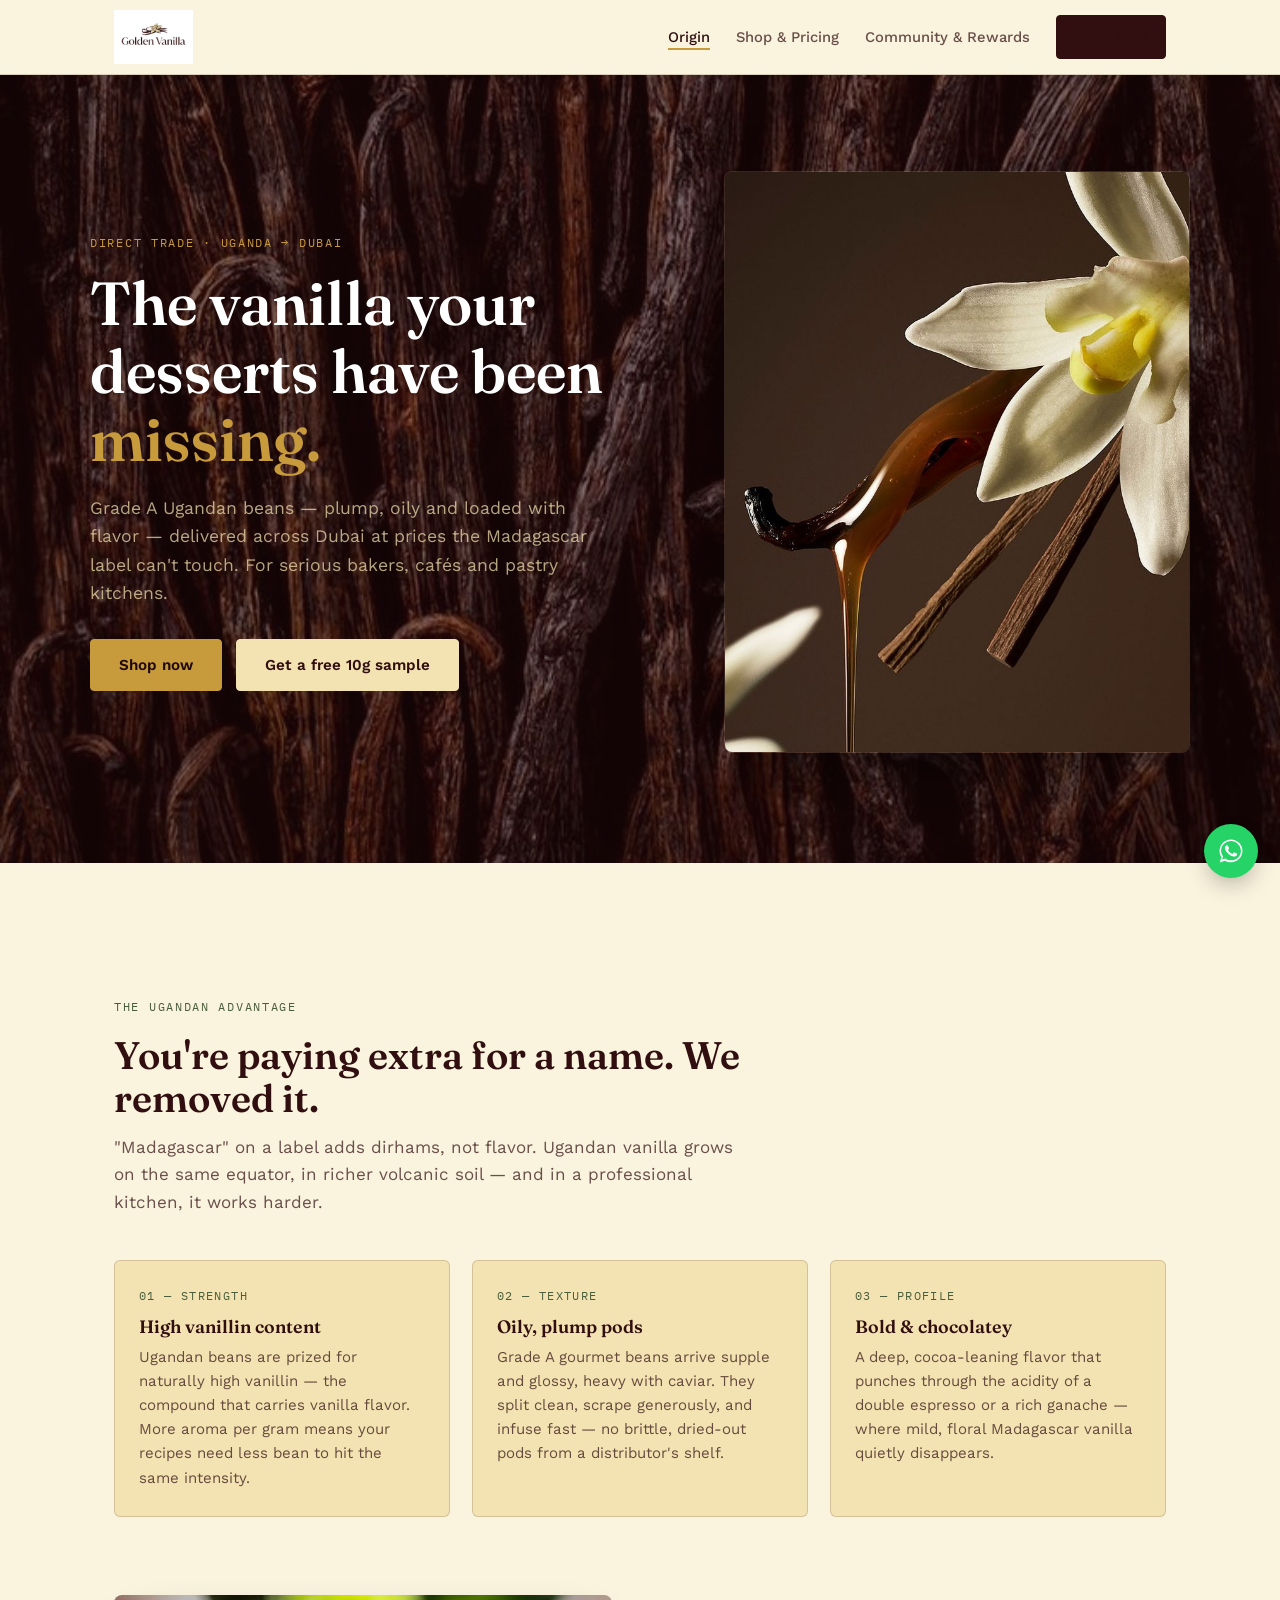
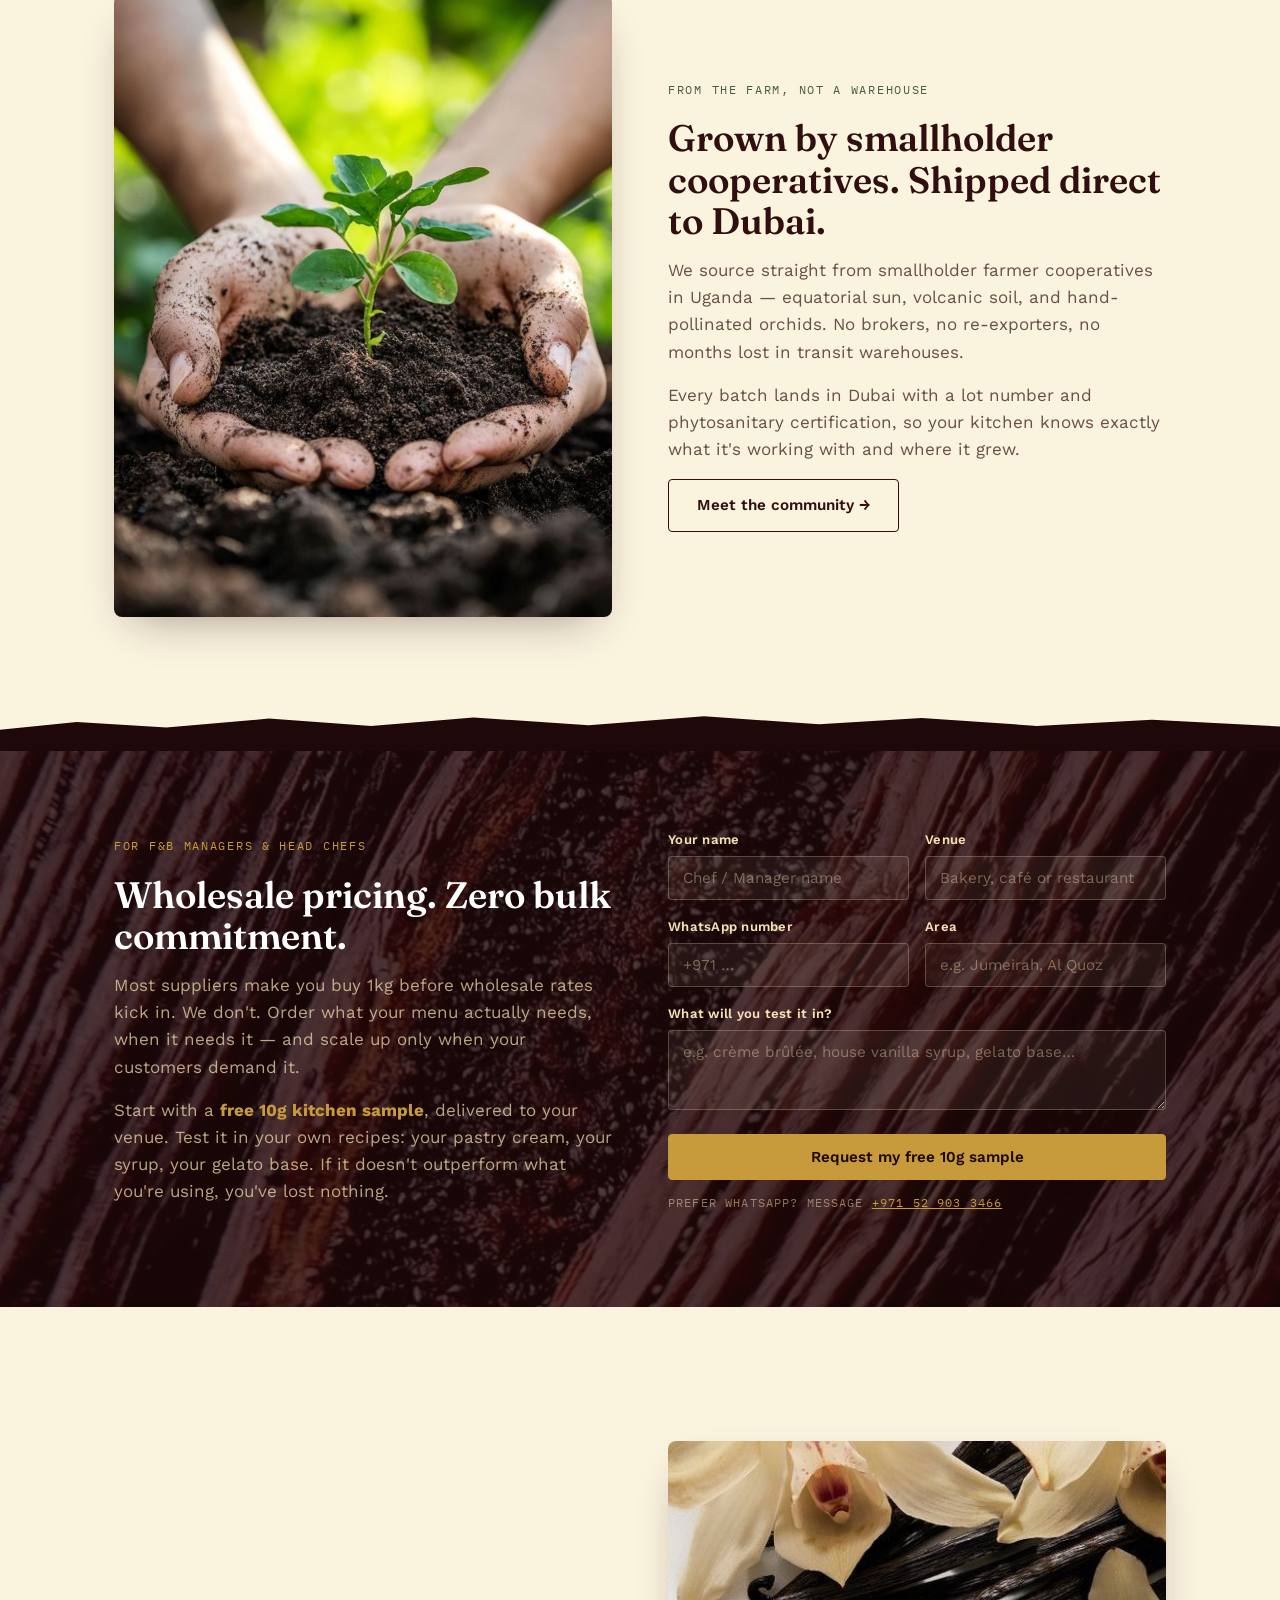
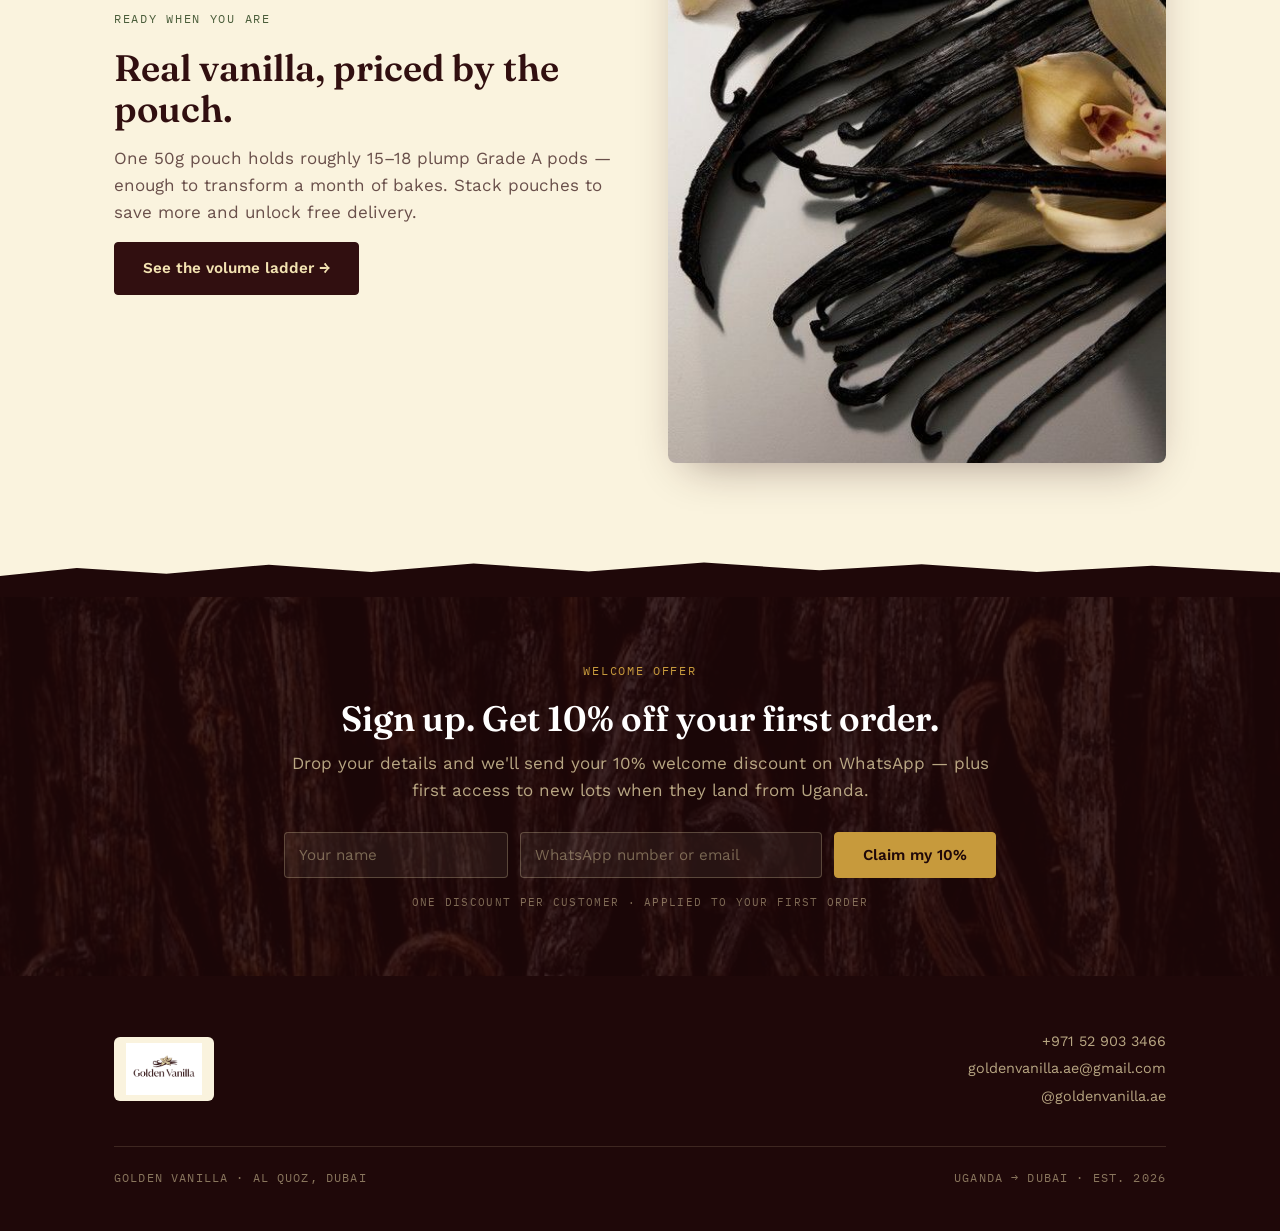
<file: goldenvanilla site /index.html>
<!DOCTYPE html>
<html lang="en">
<head>
<meta charset="UTF-8">
<meta name="viewport" content="width=device-width, initial-scale=1.0">
<title>Golden Vanilla — Grade A Ugandan Vanilla Beans Dubai</title>
<meta name="description" content="Plump, oily Grade A vanilla pods, direct from Ugandan farms to Dubai kitchens. Free 10g sample for cafés and bakeries. Delivery across the UAE.">
<link rel="icon" href="images/logo.png">
<link rel="preconnect" href="https://fonts.googleapis.com">
<link rel="preconnect" href="https://fonts.gstatic.com" crossorigin>
<link href="https://fonts.googleapis.com/css2?family=Fraunces:opsz,wght@9..144,400;9..144,600;9..144,700&family=Work+Sans:wght@400;500;600&family=IBM+Plex+Mono:wght@400;500&display=swap" rel="stylesheet">
<link rel="stylesheet" href="style.css">

<!-- ============ VISITOR ANALYTICS (Google Analytics 4 — FREE) ============
     SETUP (5 minutes, one time):
     1. Go to analytics.google.com → create account "Golden Vanilla"
     2. Create a Web data stream for your site URL
     3. Copy your Measurement ID (looks like G-4P4YYCE91S)
     4. Replace G-4P4YYCE91S below in ALL THREE html files
     5. Your dashboard at analytics.google.com then shows visitors,
        pages viewed, cities, devices, and traffic sources — free forever. -->
<script async src="https://www.googletagmanager.com/gtag/js?id=G-4P4YYCE91S"></script>
<script>
  window.dataLayer = window.dataLayer || [];
  function gtag(){dataLayer.push(arguments);}
  gtag('js', new Date());
  gtag('config', 'G-4P4YYCE91S');
</script>
<meta property="og:type" content="website">
<meta property="og:site_name" content="Golden Vanilla">
<meta property="og:title" content="Grade A Ugandan Vanilla Beans — Dubai">
<meta property="og:description" content="Direct-trade, high-vanillin Grade A pods. Free 10g sample for professional kitchens.">
<meta property="og:image" content="https://goldenvanilla-ae.com/images/beans-orchids.jpg">
<meta property="og:url" content="https://goldenvanilla-ae.com/">
<meta name="twitter:card" content="summary_large_image">
</head>
<body>

<nav>
  <div class="nav-inner">
    <a class="nav-logo" href="index.html" aria-label="Golden Vanilla home"><img src="images/logo.png" alt="Golden Vanilla"></a>
    <ul class="nav-links">
      <li class="hide-m"><a href="index.html" aria-current="page">Origin</a></li>
      <li class="hide-m"><a href="shop.html">Shop &amp; Pricing</a></li>
      <li class="hide-m"><a href="community.html">Community &amp; Rewards</a></li>
      <li><a class="btn btn-nav" href="shop.html">Shop now</a></li>
    </ul>
  </div>
</nav>

<!-- ============ HERO ============ -->
<header class="hero">
  <div class="hero-bg" style="background-image:url('images/beans-texture.jpg')"></div>
  <div class="wrap hero-inner">
    <div>
      <span class="eyebrow on-dark">Direct trade · Uganda → Dubai</span>
      <h1>The vanilla your desserts have been <span class="gold">missing.</span></h1>
      <p class="lede">Grade A Ugandan beans — plump, oily and loaded with flavor — delivered across Dubai at prices the Madagascar label can't touch. For serious bakers, cafés and pastry kitchens.</p>
      <div class="hero-ctas">
        <a class="btn btn-gold" href="shop.html">Shop now</a>
        <a class="btn btn-light" href="#sample">Get a free 10g sample</a>
      </div>
    </div>
    <div class="hero-photo">
      <img src="images/hero-flower-syrup.jpg" alt="Vanilla orchid flower with a Grade A pod and dripping vanilla extract">
    </div>
  </div>
</header>
<div class="tear flip" style="background:var(--cream)"></div>

<!-- ============ THE UGANDAN ADVANTAGE ============ -->
<section id="advantage">
  <div class="wrap">
    <div class="section-head">
      <span class="eyebrow">The Ugandan advantage</span>
      <h2>You're paying extra for a name. We removed it.</h2>
      <p>"Madagascar" on a label adds dirhams, not flavor. Ugandan vanilla grows on the same equator, in richer volcanic soil — and in a professional kitchen, it works harder.</p>
    </div>
    <div class="feat">
      <div class="feat-card">
        <span class="mono">01 — Strength</span>
        <h3>High vanillin content</h3>
        <p>Ugandan beans are prized for naturally high vanillin — the compound that carries vanilla flavor. More aroma per gram means your recipes need less bean to hit the same intensity.</p>
      </div>
      <div class="feat-card">
        <span class="mono">02 — Texture</span>
        <h3>Oily, plump pods</h3>
        <p>Grade A gourmet beans arrive supple and glossy, heavy with caviar. They split clean, scrape generously, and infuse fast — no brittle, dried-out pods from a distributor's shelf.</p>
      </div>
      <div class="feat-card">
        <span class="mono">03 — Profile</span>
        <h3>Bold &amp; chocolatey</h3>
        <p>A deep, cocoa-leaning flavor that punches through the acidity of a double espresso or a rich ganache — where mild, floral Madagascar vanilla quietly disappears.</p>
      </div>
    </div>
  </div>
</section>

<!-- ============ ORIGIN STORY ============ -->
<section style="padding-top:0">
  <div class="wrap split">
    <div class="photo"><img src="images/farm-hands.jpg" alt="Farmer's hands holding rich soil and a young seedling"></div>
    <div>
      <span class="eyebrow">From the farm, not a warehouse</span>
      <h2>Grown by smallholder cooperatives. Shipped direct to Dubai.</h2>
      <p>We source straight from smallholder farmer cooperatives in Uganda — equatorial sun, volcanic soil, and hand-pollinated orchids. No brokers, no re-exporters, no months lost in transit warehouses.</p>
      <p>Every batch lands in Dubai with a lot number and phytosanitary certification, so your kitchen knows exactly what it's working with and where it grew.</p>
      <a class="btn btn-ghost" href="community.html">Meet the community →</a>
    </div>
  </div>
</section>

<!-- ============ B2B CALLOUT + SAMPLE FORM ============ -->
<div class="tear"></div>
<section class="dark" id="sample">
  <div class="dark-bg" style="background-image:url('images/caviar-closeup.jpg')"></div>
  <div class="wrap split">
    <div>
      <span class="eyebrow on-dark">For F&amp;B managers &amp; head chefs</span>
      <h2>Wholesale pricing. Zero bulk commitment.</h2>
      <p>Most suppliers make you buy 1kg before wholesale rates kick in. We don't. Order what your menu actually needs, when it needs it — and scale up only when your customers demand it.</p>
      <p>Start with a <strong style="color:var(--gold)">free 10g kitchen sample</strong>, delivered to your venue. Test it in your own recipes: your pastry cream, your syrup, your gelato base. If it doesn't outperform what you're using, you've lost nothing.</p>
    </div>
    <div>
      <!-- Netlify form: works automatically once deployed on Netlify -->
      <form name="kitchen-sample" method="POST" action="/thanks.html" data-netlify="true" netlify-honeypot="bot-field">
        <input type="hidden" name="form-name" value="kitchen-sample">
        <p style="display:none"><label>Don't fill this out: <input name="bot-field"></label></p>
        <div class="form-grid">
          <div><label for="f-name">Your name</label><input id="f-name" name="name" required placeholder="Chef / Manager name"></div>
          <div><label for="f-venue">Venue</label><input id="f-venue" name="venue" required placeholder="Bakery, café or restaurant"></div>
          <div><label for="f-phone">WhatsApp number</label><input id="f-phone" name="phone" type="tel" required placeholder="+971 …"></div>
          <div><label for="f-area">Area</label><input id="f-area" name="area" placeholder="e.g. Jumeirah, Al Quoz"></div>
          <div class="full"><label for="f-use">What will you test it in?</label><textarea id="f-use" name="use" rows="3" placeholder="e.g. crème brûlée, house vanilla syrup, gelato base…"></textarea></div>
          <div class="full"><button class="btn btn-gold" type="submit" style="width:100%">Request my free 10g sample</button></div>
        </div>
      </form>
      <p class="mono" style="font-size:.72rem;letter-spacing:.1em;margin-top:14px;color:rgba(243,227,178,.5)">PREFER WHATSAPP? MESSAGE <a href="https://wa.me/971529033466?text=Hi%20Golden%20Vanilla%2C%20I%27d%20like%20a%20free%2010g%20kitchen%20sample." style="color:var(--gold)">+971 52 903 3466</a></p>
    </div>
  </div>
</section>
<div class="tear flip" style="background:var(--cream)"></div>

<!-- ============ CLOSING CTA ============ -->
<section>
  <div class="wrap split">
    <div>
      <span class="eyebrow">Ready when you are</span>
      <h2>Real vanilla, priced by the pouch.</h2>
      <p>One 50g pouch holds roughly 15–18 plump Grade A pods — enough to transform a month of bakes. Stack pouches to save more and unlock free delivery.</p>
      <a class="btn" href="shop.html">See the volume ladder →</a>
    </div>
    <div class="photo" style="border-radius:8px;overflow:hidden;box-shadow:0 18px 44px -20px rgba(49,15,16,.45)">
      <img src="images/beans-orchids.jpg" alt="Grade A vanilla beans arranged with cream orchid blossoms" style="width:100%;object-fit:cover;aspect-ratio:4/5">
    </div>
  </div>
</section>

<!-- ============ 10% SIGNUP ============ -->
<div class="tear"></div>
<section class="dark" style="padding:64px 0">
  <div class="dark-bg" style="background-image:url('images/beans-texture.jpg');opacity:.15"></div>
  <div class="wrap" style="max-width:760px;text-align:center">
    <span class="eyebrow on-dark" style="display:block">Welcome offer</span>
    <h2 style="font-size:clamp(1.6rem,3vw,2.2rem);margin-bottom:12px">Sign up. Get 10% off your first order.</h2>
    <p style="margin-bottom:28px">Drop your details and we'll send your 10% welcome discount on WhatsApp — plus first access to new lots when they land from Uganda.</p>
    <form name="signup-10" method="POST" action="/thanks.html data-netlify="true" netlify-honeypot="bot-field" style="display:flex;gap:12px;flex-wrap:wrap;justify-content:center">
      <input type="hidden" name="form-name" value="signup-10">
      <p style="display:none"><label>Don't fill this out: <input name="bot-field"></label></p>
      <input name="name" required placeholder="Your name" style="flex:1;min-width:180px;max-width:240px">
      <input name="contact" type="text" required placeholder="WhatsApp number or email" style="flex:1.4;min-width:220px;max-width:320px">
      <button class="btn btn-gold" type="submit">Claim my 10%</button>
    </form>
    <p class="mono" style="font-size:.68rem;letter-spacing:.12em;margin-top:16px;color:rgba(243,227,178,.45)">ONE DISCOUNT PER CUSTOMER · APPLIED TO YOUR FIRST ORDER</p>
  </div>
</section>
<!-- ============ FOOTER ============ -->
<footer>
  <div class="wrap">
    <div class="foot-grid">
      <img src="images/logo.png" alt="Golden Vanilla">
      <div class="foot-contact">
        <a href="https://wa.me/971529033466">+971 52 903 3466</a><br>
        <a href="mailto:goldenvanilla.ae@gmail.com">goldenvanilla.ae@gmail.com</a><br>
        <a href="https://instagram.com/goldenvanilla.ae" target="_blank" rel="noopener">@goldenvanilla.ae</a>
      </div>
    </div>
    <div class="foot-base">
      <span>Golden Vanilla · Al Quoz, Dubai</span>
      <span>Uganda → Dubai · Est. 2026</span>
    </div>
  </div>
</footer>

<a class="wa-float" href="https://wa.me/971529033466" aria-label="Chat on WhatsApp" target="_blank" rel="noopener">
  <svg viewBox="0 0 32 32" aria-hidden="true"><path d="M16 2.9C8.8 2.9 2.9 8.8 2.9 16c0 2.6.8 5 2.1 7L3 29l6.2-2c1.9 1.2 4.3 1.9 6.8 1.9 7.2 0 13.1-5.9 13.1-13.1S23.2 2.9 16 2.9zm0 23.8c-2.2 0-4.3-.6-6.1-1.8l-.4-.3-3.7 1.2 1.2-3.6-.3-.4c-1.3-1.9-2-4.1-2-6.4C4.7 9.8 9.8 4.7 16 4.7S27.3 9.8 27.3 16 22.2 26.7 16 26.7zm6.2-8c-.3-.2-2-1-2.3-1.1-.3-.1-.5-.2-.8.2-.2.3-.9 1.1-1.1 1.3-.2.2-.4.3-.7.1-.3-.2-1.4-.5-2.7-1.7-1-.9-1.7-2-1.9-2.3-.2-.3 0-.5.1-.7l.5-.6c.2-.2.2-.3.3-.6.1-.2.1-.4 0-.6-.1-.2-.8-1.9-1-2.6-.3-.6-.6-.6-.8-.6h-.7c-.2 0-.6.1-.9.4-.3.3-1.2 1.2-1.2 2.8s1.2 3.3 1.4 3.5c.2.2 2.4 3.7 5.9 5.2.8.4 1.5.6 2 .7.8.3 1.6.2 2.2.1.7-.1 2-.8 2.3-1.6.3-.8.3-1.5.2-1.6-.1-.2-.3-.3-.6-.4z"/></svg>
</a>
<script type="application/ld+json">
{
  "@context": "https://schema.org",
  "@type": "Organization",
  "name": "Golden Vanilla",
  "url": "https://goldenvanilla-ae.com",
  "logo": "https://goldenvanilla-ae.com/images/logo.png",
  "description": "Direct-trade Grade A Ugandan vanilla beans, delivered across Dubai and the UAE.",
  "address": {"@type": "PostalAddress","addressLocality": "Dubai","addressRegion": "Al Quoz","addressCountry": "AE"},
  "contactPoint": {"@type": "ContactPoint","telephone": "+971529033466","contactType": "sales","availableLanguage": ["en"]},
  "sameAs": ["https://instagram.com/goldenvanilla.ae"]
}
</script>
</body>
</html>
</file>
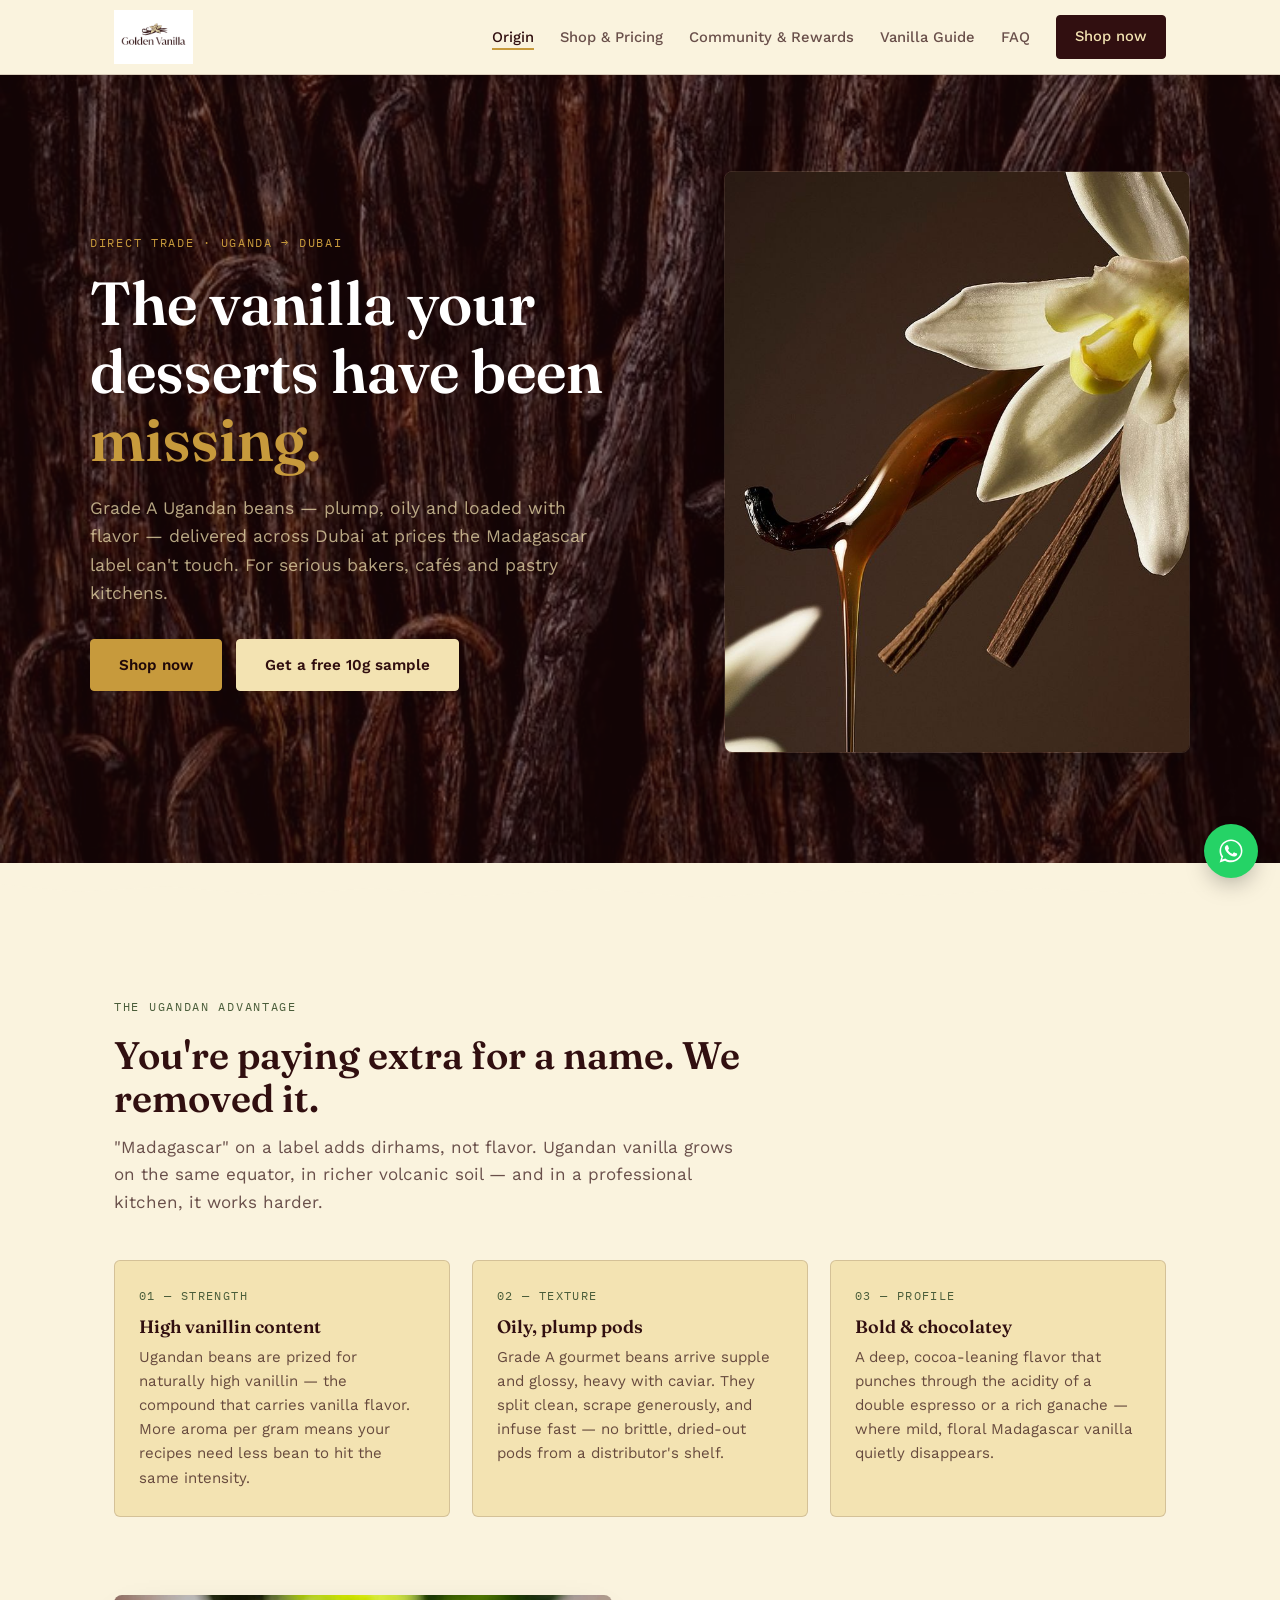
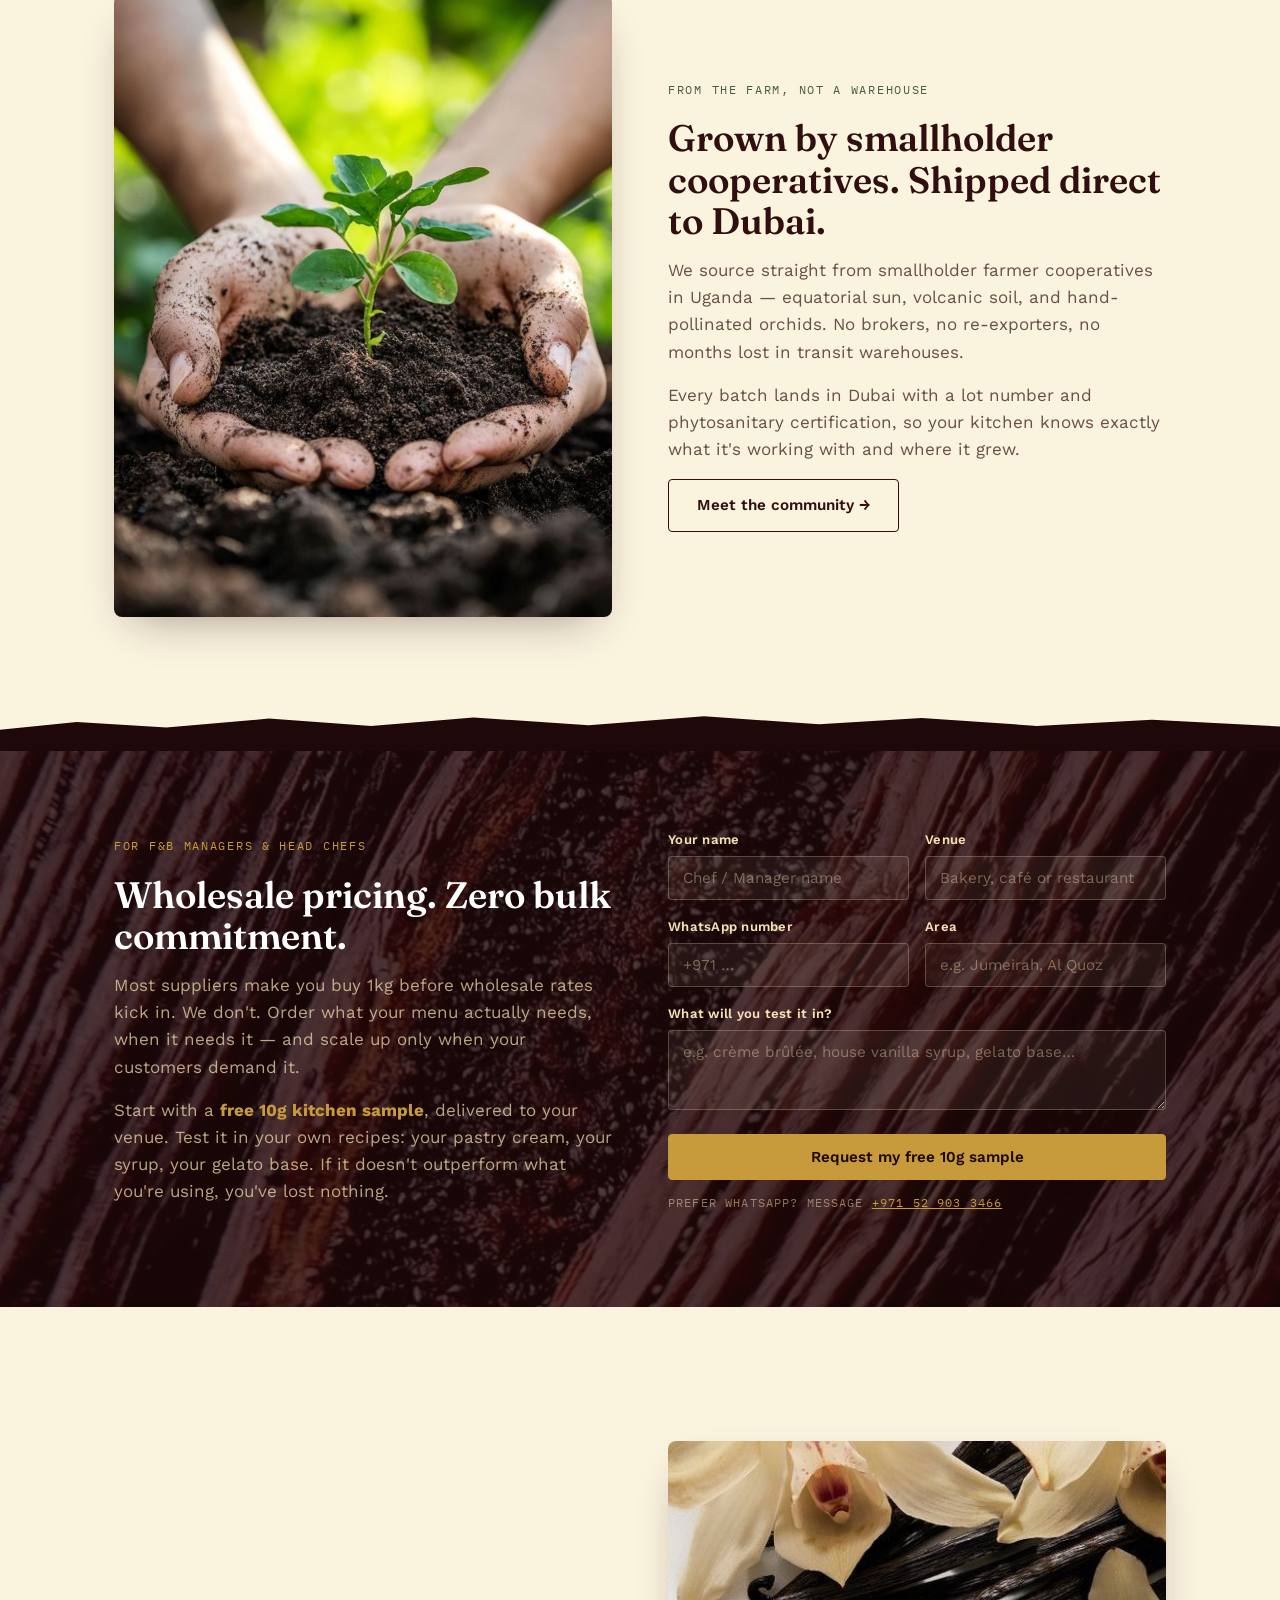
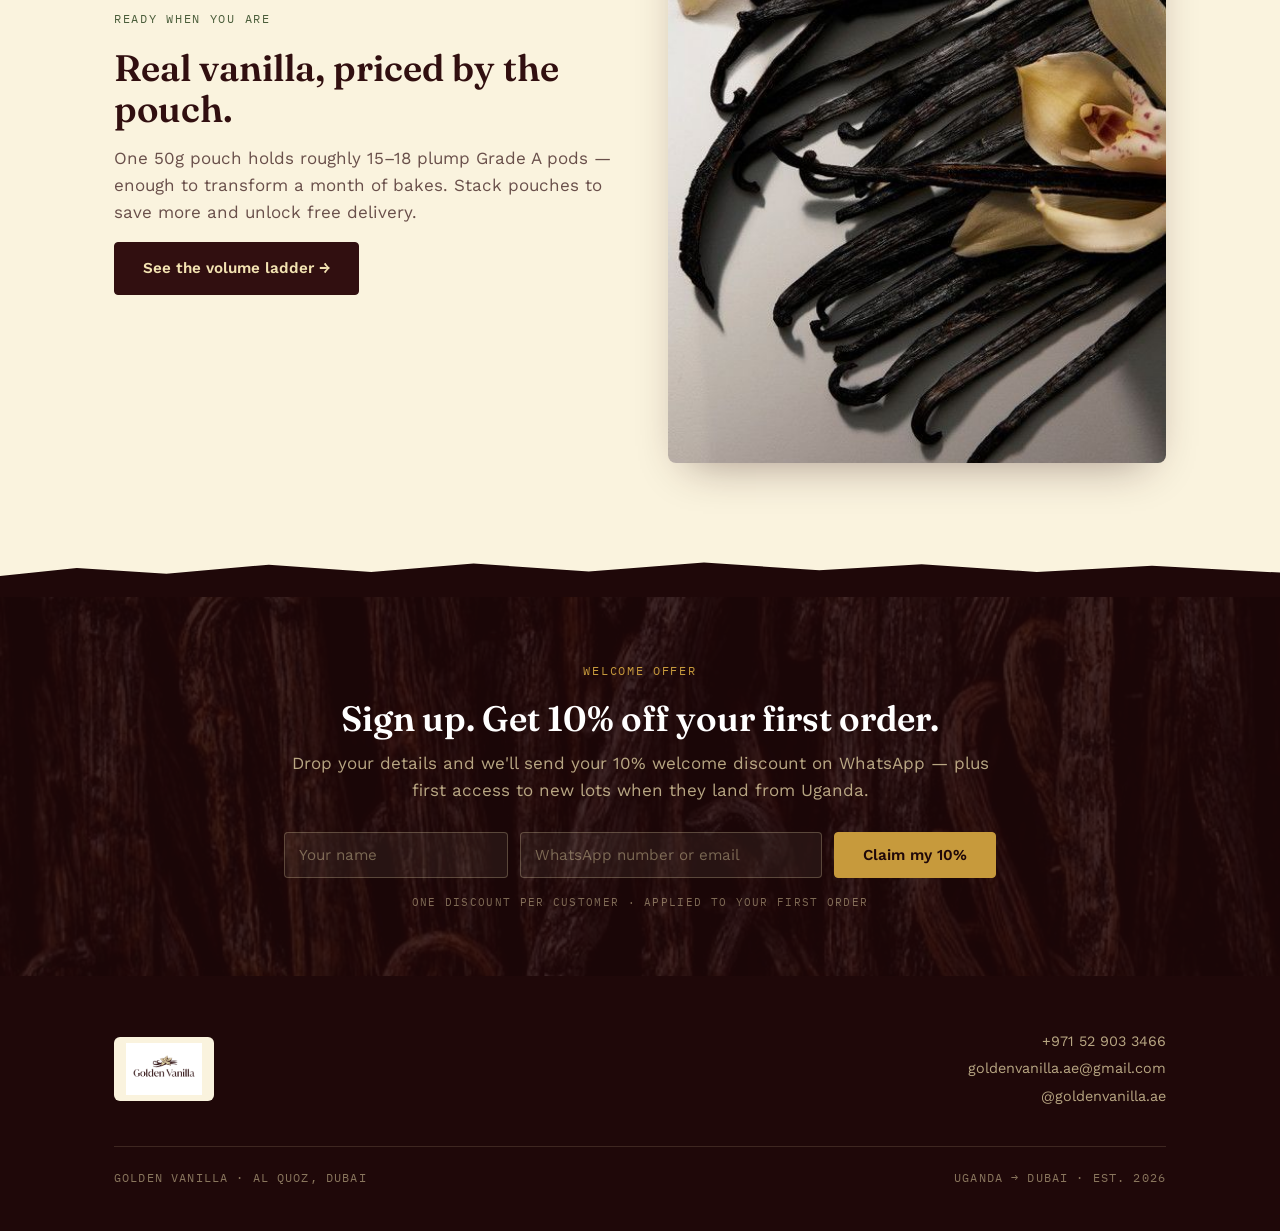
<file: site/index.html>
<!DOCTYPE html>
<html lang="en">
<head>
<meta charset="UTF-8">
<meta name="viewport" content="width=device-width, initial-scale=1.0">
<title>Golden Vanilla — Grade A Ugandan Vanilla Beans Dubai</title>
<meta name="description" content="Plump, oily Grade A vanilla pods, direct from Ugandan farms to Dubai kitchens. Free 10g sample for cafés and bakeries. Delivery across the UAE.">
<link rel="icon" href="images/logo.png">
<link rel="preconnect" href="https://fonts.googleapis.com">
<link rel="preconnect" href="https://fonts.gstatic.com" crossorigin>
<link href="https://fonts.googleapis.com/css2?family=Fraunces:opsz,wght@9..144,400;9..144,600;9..144,700&family=Work+Sans:wght@400;500;600&family=IBM+Plex+Mono:wght@400;500&display=swap" rel="stylesheet">
<link rel="stylesheet" href="style.css">
<script async src="https://www.googletagmanager.com/gtag/js?id=G-4P4YYCE91S"></script>
<script>
  window.dataLayer = window.dataLayer || [];
  function gtag(){dataLayer.push(arguments);}
  gtag('js', new Date());
  gtag('config', 'G-4P4YYCE91S');
</script>
<meta property="og:type" content="website">
<meta property="og:site_name" content="Golden Vanilla">
<meta property="og:title" content="Grade A Ugandan Vanilla Beans — Dubai">
<meta property="og:description" content="Direct-trade, high-vanillin Grade A pods. Free 10g sample for professional kitchens.">
<meta property="og:image" content="https://goldenvanilla-ae.com/images/beans-orchids.jpg">
<meta property="og:url" content="https://goldenvanilla-ae.com/">
<meta name="twitter:card" content="summary_large_image">
</head>
<body>

<nav>
  <div class="nav-inner">
    <a class="nav-logo" href="index.html" aria-label="Golden Vanilla home"><img src="images/logo.png" alt="Golden Vanilla"></a>
    <ul class="nav-links">
      <li class="hide-m"><a href="index.html" aria-current="page">Origin</a></li>
      <li class="hide-m"><a href="shop.html">Shop &amp; Pricing</a></li>
      <li class="hide-m"><a href="community.html">Community &amp; Rewards</a></li>
      <li class="hide-m"><a href="blog.html">Vanilla Guide</a></li>
      <li class="hide-m"><a href="faq.html">FAQ</a></li>
      <li><a class="btn btn-nav" href="shop.html" style="background:#310F10;color:#F3E3B2">Shop now</a></li>
    </ul>
  </div>
</nav>

<!-- ============ HERO ============ -->
<header class="hero">
  <div class="hero-bg" style="background-image:url('images/beans-texture.jpg')"></div>
  <div class="wrap hero-inner">
    <div>
      <span class="eyebrow on-dark">Direct trade · Uganda → Dubai</span>
      <h1>The vanilla your desserts have been <span class="gold">missing.</span></h1>
      <p class="lede">Grade A Ugandan beans — plump, oily and loaded with flavor — delivered across Dubai at prices the Madagascar label can't touch. For serious bakers, cafés and pastry kitchens.</p>
      <div class="hero-ctas">
        <a class="btn btn-gold" href="shop.html">Shop now</a>
        <a class="btn btn-light" href="#sample">Get a free 10g sample</a>
      </div>
    </div>
    <div class="hero-photo">
      <img src="images/hero-flower-syrup.jpg" alt="Vanilla orchid flower with a Grade A pod and dripping vanilla extract">
    </div>
  </div>
</header>
<div class="tear flip" style="background:var(--cream)"></div>

<!-- ============ THE UGANDAN ADVANTAGE ============ -->
<section id="advantage">
  <div class="wrap">
    <div class="section-head">
      <span class="eyebrow">The Ugandan advantage</span>
      <h2>You're paying extra for a name. We removed it.</h2>
      <p>"Madagascar" on a label adds dirhams, not flavor. Ugandan vanilla grows on the same equator, in richer volcanic soil — and in a professional kitchen, it works harder.</p>
    </div>
    <div class="feat">
      <div class="feat-card">
        <span class="mono">01 — Strength</span>
        <h3>High vanillin content</h3>
        <p>Ugandan beans are prized for naturally high vanillin — the compound that carries vanilla flavor. More aroma per gram means your recipes need less bean to hit the same intensity.</p>
      </div>
      <div class="feat-card">
        <span class="mono">02 — Texture</span>
        <h3>Oily, plump pods</h3>
        <p>Grade A gourmet beans arrive supple and glossy, heavy with caviar. They split clean, scrape generously, and infuse fast — no brittle, dried-out pods from a distributor's shelf.</p>
      </div>
      <div class="feat-card">
        <span class="mono">03 — Profile</span>
        <h3>Bold &amp; chocolatey</h3>
        <p>A deep, cocoa-leaning flavor that punches through the acidity of a double espresso or a rich ganache — where mild, floral Madagascar vanilla quietly disappears.</p>
      </div>
    </div>
  </div>
</section>

<!-- ============ ORIGIN STORY ============ -->
<section style="padding-top:0">
  <div class="wrap split">
    <div class="photo"><img src="images/farm-hands.jpg" alt="Farmer's hands holding rich soil and a young seedling"></div>
    <div>
      <span class="eyebrow">From the farm, not a warehouse</span>
      <h2>Grown by smallholder cooperatives. Shipped direct to Dubai.</h2>
      <p>We source straight from smallholder farmer cooperatives in Uganda — equatorial sun, volcanic soil, and hand-pollinated orchids. No brokers, no re-exporters, no months lost in transit warehouses.</p>
      <p>Every batch lands in Dubai with a lot number and phytosanitary certification, so your kitchen knows exactly what it's working with and where it grew.</p>
      <a class="btn btn-ghost" href="community.html">Meet the community →</a>
    </div>
  </div>
</section>

<!-- ============ B2B CALLOUT + SAMPLE FORM ============ -->
<div class="tear"></div>
<section class="dark" id="sample">
  <div class="dark-bg" style="background-image:url('images/caviar-closeup.jpg')"></div>
  <div class="wrap split">
    <div>
      <span class="eyebrow on-dark">For F&amp;B managers &amp; head chefs</span>
      <h2>Wholesale pricing. Zero bulk commitment.</h2>
      <p>Most suppliers make you buy 1kg before wholesale rates kick in. We don't. Order what your menu actually needs, when it needs it — and scale up only when your customers demand it.</p>
      <p>Start with a <strong style="color:var(--gold)">free 10g kitchen sample</strong>, delivered to your venue. Test it in your own recipes: your pastry cream, your syrup, your gelato base. If it doesn't outperform what you're using, you've lost nothing.</p>
    </div>
    <div>
      <form id="sampleForm" onsubmit="sendSample(event)">
        <div class="form-grid">
          <div><label for="f-name">Your name</label><input id="f-name" name="name" required placeholder="Chef / Manager name"></div>
          <div><label for="f-venue">Venue</label><input id="f-venue" name="venue" required placeholder="Bakery, café or restaurant"></div>
          <div><label for="f-phone">WhatsApp number</label><input id="f-phone" name="phone" type="tel" required placeholder="+971 …"></div>
          <div><label for="f-area">Area</label><input id="f-area" name="area" placeholder="e.g. Jumeirah, Al Quoz"></div>
          <div class="full"><label for="f-use">What will you test it in?</label><textarea id="f-use" name="use" rows="3" placeholder="e.g. crème brûlée, house vanilla syrup, gelato base…"></textarea></div>
          <div class="full"><button class="btn btn-gold" type="submit" style="width:100%">Request my free 10g sample</button></div>
        </div>
      </form>
      <p class="mono" style="font-size:.72rem;letter-spacing:.1em;margin-top:14px;color:rgba(243,227,178,.5)">PREFER WHATSAPP? MESSAGE <a href="https://wa.me/971529033466?text=Hi%20Golden%20Vanilla%2C%20I%27d%20like%20a%20free%2010g%20kitchen%20sample." style="color:var(--gold)">+971 52 903 3466</a></p>
    </div>
  </div>
</section>
<div class="tear flip" style="background:var(--cream)"></div>

<!-- ============ CLOSING CTA ============ -->
<section>
  <div class="wrap split">
    <div>
      <span class="eyebrow">Ready when you are</span>
      <h2>Real vanilla, priced by the pouch.</h2>
      <p>One 50g pouch holds roughly 15–18 plump Grade A pods — enough to transform a month of bakes. Stack pouches to save more and unlock free delivery.</p>
      <a class="btn" href="shop.html">See the volume ladder →</a>
    </div>
    <div class="photo" style="border-radius:8px;overflow:hidden;box-shadow:0 18px 44px -20px rgba(49,15,16,.45)">
      <img src="images/beans-orchids.jpg" alt="Grade A vanilla beans arranged with cream orchid blossoms" style="width:100%;object-fit:cover;aspect-ratio:4/5">
    </div>
  </div>
</section>

<!-- ============ 10% SIGNUP ============ -->
<div class="tear"></div>
<section class="dark" style="padding:64px 0">
  <div class="dark-bg" style="background-image:url('images/beans-texture.jpg');opacity:.15"></div>
  <div class="wrap" style="max-width:760px;text-align:center">
    <span class="eyebrow on-dark" style="display:block">Welcome offer</span>
    <h2 style="font-size:clamp(1.6rem,3vw,2.2rem);margin-bottom:12px">Sign up. Get 10% off your first order.</h2>
    <p style="margin-bottom:28px">Drop your details and we'll send your 10% welcome discount on WhatsApp — plus first access to new lots when they land from Uganda.</p>
    <form id="welcomeForm" onsubmit="sendWelcome(event)" style="display:flex;gap:12px;flex-wrap:wrap;justify-content:center">
      <input id="w-name" name="name" required placeholder="Your name" style="flex:1;min-width:180px;max-width:240px">
      <input id="w-contact" name="contact" type="text" required placeholder="WhatsApp number or email" style="flex:1.4;min-width:220px;max-width:320px">
      <button class="btn btn-gold" type="submit">Claim my 10%</button>
    </form>
    <p class="mono" style="font-size:.68rem;letter-spacing:.12em;margin-top:16px;color:rgba(243,227,178,.45)">ONE DISCOUNT PER CUSTOMER · APPLIED TO YOUR FIRST ORDER</p>
  </div>
</section>

<!-- ============ FOOTER ============ -->
<footer>
  <div class="wrap">
    <div class="foot-grid">
      <img src="images/logo.png" alt="Golden Vanilla">
      <div class="foot-contact">
        <a href="https://wa.me/971529033466">+971 52 903 3466</a><br>
        <a href="mailto:goldenvanilla.ae@gmail.com">goldenvanilla.ae@gmail.com</a><br>
        <a href="https://instagram.com/goldenvanilla.ae" target="_blank" rel="noopener">@goldenvanilla.ae</a>
      </div>
    </div>
    <div class="foot-base">
      <span>Golden Vanilla · Al Quoz, Dubai</span>
      <span>Uganda → Dubai · Est. 2026</span>
    </div>
  </div>
</footer>

<a class="wa-float" href="https://wa.me/971529033466" aria-label="Chat on WhatsApp" target="_blank" rel="noopener">
  <svg viewBox="0 0 32 32" aria-hidden="true"><path d="M16 2.9C8.8 2.9 2.9 8.8 2.9 16c0 2.6.8 5 2.1 7L3 29l6.2-2c1.9 1.2 4.3 1.9 6.8 1.9 7.2 0 13.1-5.9 13.1-13.1S23.2 2.9 16 2.9zm0 23.8c-2.2 0-4.3-.6-6.1-1.8l-.4-.3-3.7 1.2 1.2-3.6-.3-.4c-1.3-1.9-2-4.1-2-6.4C4.7 9.8 9.8 4.7 16 4.7S27.3 9.8 27.3 16 22.2 26.7 16 26.7zm6.2-8c-.3-.2-2-1-2.3-1.1-.3-.1-.5-.2-.8.2-.2.3-.9 1.1-1.1 1.3-.2.2-.4.3-.7.1-.3-.2-1.4-.5-2.7-1.7-1-.9-1.7-2-1.9-2.3-.2-.3 0-.5.1-.7l.5-.6c.2-.2.2-.3.3-.6.1-.2.1-.4 0-.6-.1-.2-.8-1.9-1-2.6-.3-.6-.6-.6-.8-.6h-.7c-.2 0-.6.1-.9.4-.3.3-1.2 1.2-1.2 2.8s1.2 3.3 1.4 3.5c.2.2 2.4 3.7 5.9 5.2.8.4 1.5.6 2 .7.8.3 1.6.2 2.2.1.7-.1 2-.8 2.3-1.6.3-.8.3-1.5.2-1.6-.1-.2-.3-.3-.6-.4z"/></svg>
</a>

<script>
function sendSample(e){
  e.preventDefault();
  gtag('event','generate_lead',{'value':50,'currency':'AED'});
  var msg = "FREE SAMPLE REQUEST - Golden Vanilla%0A%0A"
    + "Name: " + document.getElementById('f-name').value + "%0A"
    + "Venue: " + document.getElementById('f-venue').value + "%0A"
    + "WhatsApp: " + document.getElementById('f-phone').value + "%0A"
    + "Area: " + document.getElementById('f-area').value + "%0A"
    + "Testing in: " + document.getElementById('f-use').value;
  window.open("https://wa.me/971529033466?text=" + msg, "_blank");
}
function sendWelcome(e){
  e.preventDefault();
  gtag('event','generate_lead',{'value':20,'currency':'AED'});
  var msg = "10%25 WELCOME OFFER - Golden Vanilla%0A%0A"
    + "Name: " + document.getElementById('w-name').value + "%0A"
    + "Contact: " + document.getElementById('w-contact').value + "%0A%0A"
    + "I would like to claim my 10%25 welcome discount!";
  window.open("https://wa.me/971529033466?text=" + msg, "_blank");
}
</script>

<script type="application/ld+json">
{
  "@context": "https://schema.org",
  "@type": "Organization",
  "name": "Golden Vanilla",
  "url": "https://goldenvanilla-ae.com",
  "logo": "https://goldenvanilla-ae.com/images/logo.png",
  "description": "Direct-trade Grade A Ugandan vanilla beans, delivered across Dubai and the UAE.",
  "address": {"@type": "PostalAddress","addressLocality": "Dubai","addressRegion": "Al Quoz","addressCountry": "AE"},
  "contactPoint": {"@type": "ContactPoint","telephone": "+971529033466","contactType": "sales","availableLanguage": ["en"]},
  "sameAs": ["https://instagram.com/goldenvanilla.ae"]
}
</script>
</body>
</html>
</file>
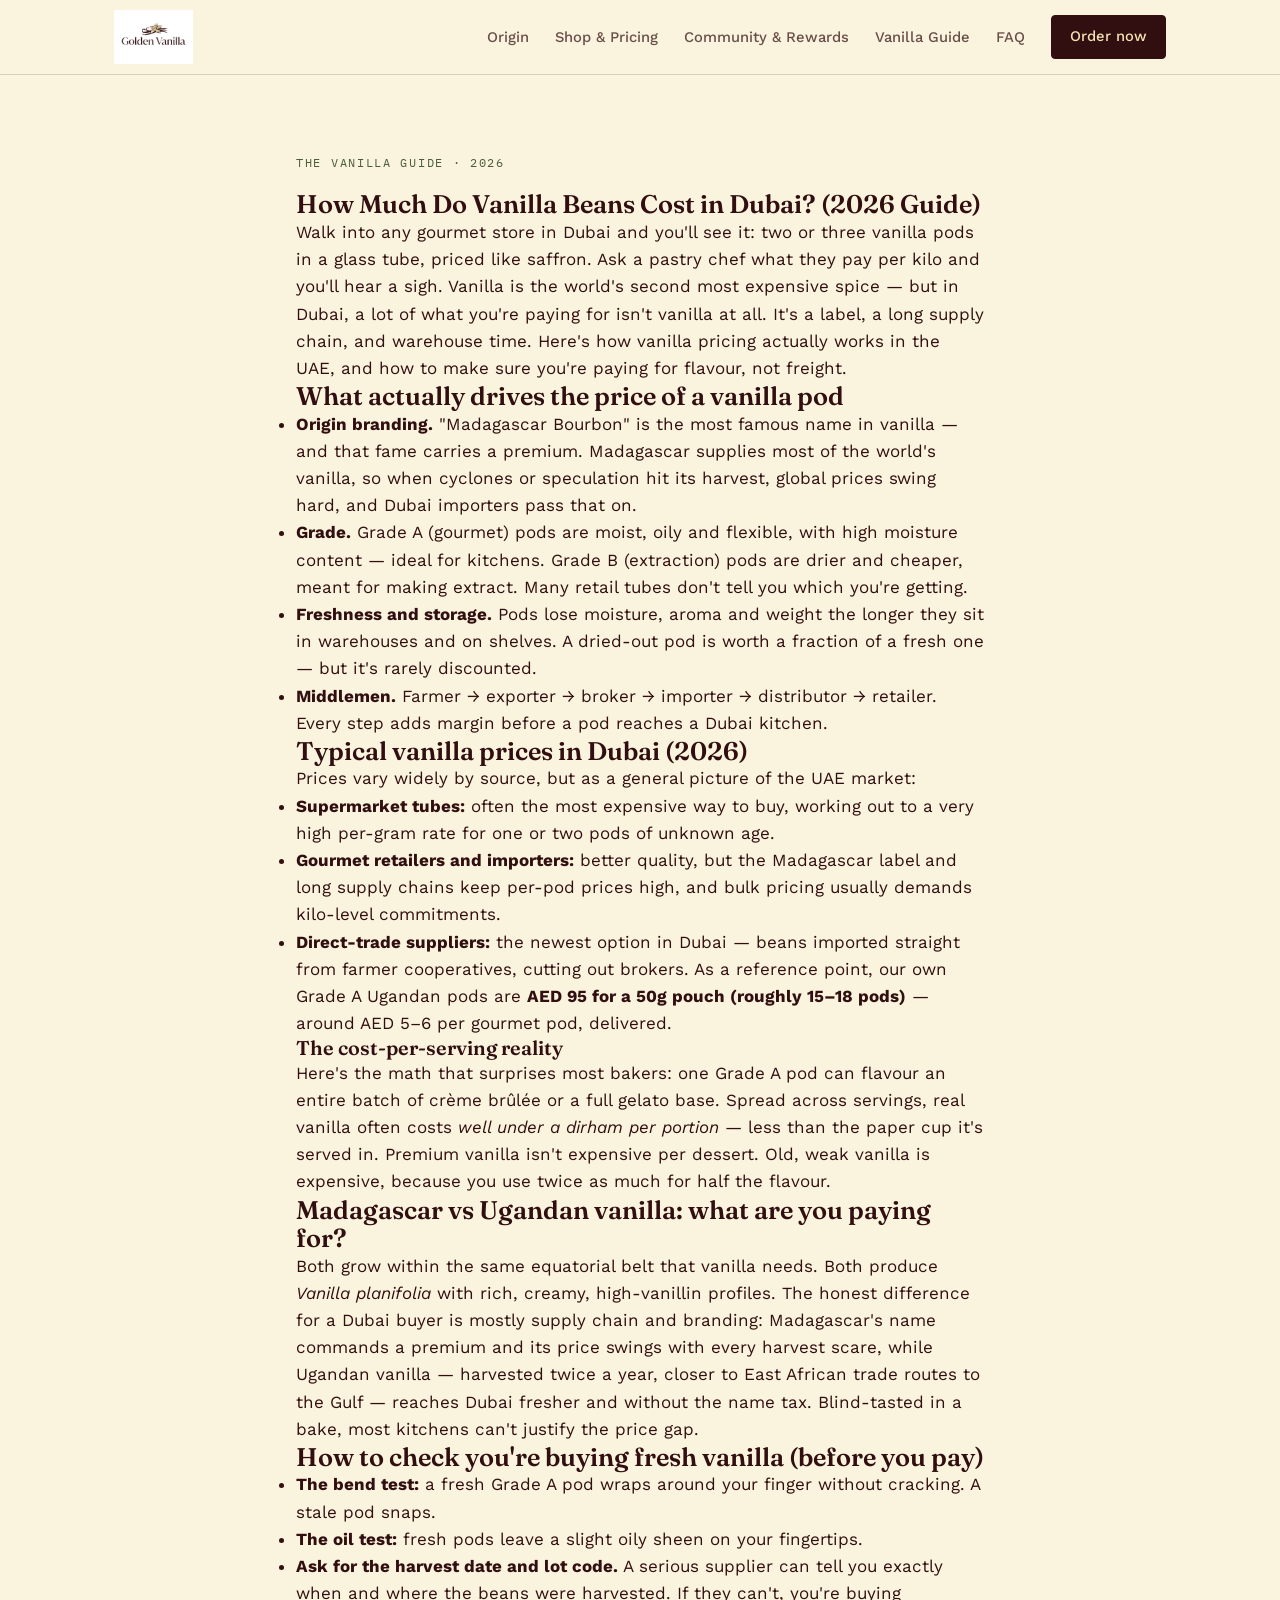
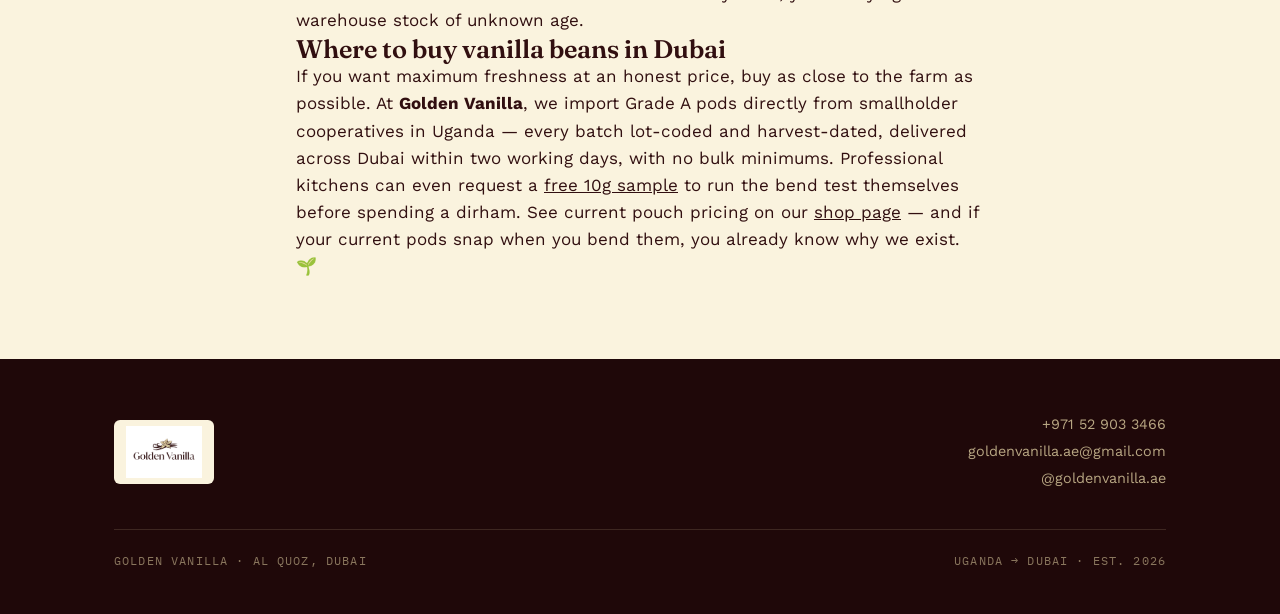
<file: site/blog.html>
<!DOCTYPE html>
<html lang="en">
<head>
<meta charset="UTF-8">
<meta name="viewport" content="width=device-width, initial-scale=1.0">
<title>How Much Do Vanilla Beans Cost in Dubai? (2026 Guide) | Golden Vanilla</title>
<meta name="description" content="Real vanilla bean prices in Dubai for 2026: what drives the cost, why Madagascar pods carry a premium, how to spot fresh Grade A beans, and where to buy them.">
<link rel="icon" href="images/logo.png">
<link rel="preconnect" href="https://fonts.googleapis.com">
<link rel="preconnect" href="https://fonts.gstatic.com" crossorigin>
<link href="https://fonts.googleapis.com/css2?family=Fraunces:opsz,wght@9..144,400;9..144,600;9..144,700&family=Work+Sans:wght@400;500;600&family=IBM+Plex+Mono:wght@400;500&display=swap" rel="stylesheet">
<link rel="stylesheet" href="style.css">
<script async src="https://www.googletagmanager.com/gtag/js?id=G-4P4YYCE91S"></script>
<script>
  window.dataLayer = window.dataLayer || [];
  function gtag(){dataLayer.push(arguments);}
  gtag('js', new Date());
  gtag('config', 'G-4P4YYCE91S');
</script>
<meta property="og:type" content="article">
<meta property="og:site_name" content="Golden Vanilla">
<meta property="og:title" content="How Much Do Vanilla Beans Cost in Dubai? (2026 Guide)">
<meta property="og:description" content="What real vanilla should cost in Dubai, why the Madagascar label inflates prices, and how to test freshness before you buy.">
<meta property="og:image" content="https://goldenvanilla-ae.com/images/caviar-closeup.jpg">
<meta property="og:url" content="https://goldenvanilla-ae.com/blog">
<meta name="twitter:card" content="summary_large_image">
</head>
<body>

<nav>
  <div class="nav-inner">
    <a class="nav-logo" href="index.html" aria-label="Golden Vanilla home"><img src="images/logo.png" alt="Golden Vanilla"></a>
    <ul class="nav-links">
      <li class="hide-m"><a href="index.html">Origin</a></li>
      <li class="hide-m"><a href="shop.html">Shop &amp; Pricing</a></li>
      <li class="hide-m"><a href="community.html">Community &amp; Rewards</a></li>
      <li class="hide-m"><a href="blog.html">Vanilla Guide</a></li>
      <li class="hide-m"><a href="faq.html">FAQ</a></li>
      <li><a class="btn btn-nav" href="#order" style="background:#310F10;color:#F3E3B2">Order now</a></li>
    </ul>
  </div>
</nav>

<section>
  <div class="wrap" style="max-width:46rem">
    <span class="eyebrow">The Vanilla Guide · 2026</span>
    <h1>How Much Do Vanilla Beans Cost in Dubai? (2026 Guide)</h1>

    <p>Walk into any gourmet store in Dubai and you'll see it: two or three vanilla pods in a glass tube, priced like saffron. Ask a pastry chef what they pay per kilo and you'll hear a sigh. Vanilla is the world's second most expensive spice — but in Dubai, a lot of what you're paying for isn't vanilla at all. It's a label, a long supply chain, and warehouse time. Here's how vanilla pricing actually works in the UAE, and how to make sure you're paying for flavour, not freight.</p>

    <h2>What actually drives the price of a vanilla pod</h2>
    <ul>
      <li><strong>Origin branding.</strong> "Madagascar Bourbon" is the most famous name in vanilla — and that fame carries a premium. Madagascar supplies most of the world's vanilla, so when cyclones or speculation hit its harvest, global prices swing hard, and Dubai importers pass that on.</li>
      <li><strong>Grade.</strong> Grade A (gourmet) pods are moist, oily and flexible, with high moisture content — ideal for kitchens. Grade B (extraction) pods are drier and cheaper, meant for making extract. Many retail tubes don't tell you which you're getting.</li>
      <li><strong>Freshness and storage.</strong> Pods lose moisture, aroma and weight the longer they sit in warehouses and on shelves. A dried-out pod is worth a fraction of a fresh one — but it's rarely discounted.</li>
      <li><strong>Middlemen.</strong> Farmer → exporter → broker → importer → distributor → retailer. Every step adds margin before a pod reaches a Dubai kitchen.</li>
    </ul>

    <h2>Typical vanilla prices in Dubai (2026)</h2>
    <p>Prices vary widely by source, but as a general picture of the UAE market:</p>
    <ul>
      <li><strong>Supermarket tubes:</strong> often the most expensive way to buy, working out to a very high per-gram rate for one or two pods of unknown age.</li>
      <li><strong>Gourmet retailers and importers:</strong> better quality, but the Madagascar label and long supply chains keep per-pod prices high, and bulk pricing usually demands kilo-level commitments.</li>
      <li><strong>Direct-trade suppliers:</strong> the newest option in Dubai — beans imported straight from farmer cooperatives, cutting out brokers. As a reference point, our own Grade A Ugandan pods are <strong>AED 95 for a 50g pouch (roughly 15–18 pods)</strong> — around AED 5–6 per gourmet pod, delivered.</li>
    </ul>

    <h3>The cost-per-serving reality</h3>
    <p>Here's the math that surprises most bakers: one Grade A pod can flavour an entire batch of crème brûlée or a full gelato base. Spread across servings, real vanilla often costs <em>well under a dirham per portion</em> — less than the paper cup it's served in. Premium vanilla isn't expensive per dessert. Old, weak vanilla is expensive, because you use twice as much for half the flavour.</p>

    <h2>Madagascar vs Ugandan vanilla: what are you paying for?</h2>
    <p>Both grow within the same equatorial belt that vanilla needs. Both produce <em>Vanilla planifolia</em> with rich, creamy, high-vanillin profiles. The honest difference for a Dubai buyer is mostly supply chain and branding: Madagascar's name commands a premium and its price swings with every harvest scare, while Ugandan vanilla — harvested twice a year, closer to East African trade routes to the Gulf — reaches Dubai fresher and without the name tax. Blind-tasted in a bake, most kitchens can't justify the price gap.</p>

    <h2>How to check you're buying fresh vanilla (before you pay)</h2>
    <ul>
      <li><strong>The bend test:</strong> a fresh Grade A pod wraps around your finger without cracking. A stale pod snaps.</li>
      <li><strong>The oil test:</strong> fresh pods leave a slight oily sheen on your fingertips.</li>
      <li><strong>Ask for the harvest date and lot code.</strong> A serious supplier can tell you exactly when and where the beans were harvested. If they can't, you're buying warehouse stock of unknown age.</li>
    </ul>

    <h2>Where to buy vanilla beans in Dubai</h2>
    <p>If you want maximum freshness at an honest price, buy as close to the farm as possible. At <strong>Golden Vanilla</strong>, we import Grade A pods directly from smallholder cooperatives in Uganda — every batch lot-coded and harvest-dated, delivered across Dubai within two working days, with no bulk minimums. Professional kitchens can even request a <a href="index.html#sample">free 10g sample</a> to run the bend test themselves before spending a dirham. See current pouch pricing on our <a href="shop.html">shop page</a> — and if your current pods snap when you bend them, you already know why we exist. 🌱</p>
  </div>
</section>

<footer>
  <div class="wrap">
    <div class="foot-grid">
      <img src="images/logo.png" alt="Golden Vanilla">
      <div class="foot-contact">
        <a href="https://wa.me/971529033466">+971 52 903 3466</a><br>
        <a href="mailto:goldenvanilla.ae@gmail.com">goldenvanilla.ae@gmail.com</a><br>
        <a href="https://instagram.com/goldenvanilla.ae" target="_blank" rel="noopener">@goldenvanilla.ae</a>
      </div>
    </div>
    <div class="foot-base">
      <span>Golden Vanilla · Al Quoz, Dubai</span>
      <span>Uganda → Dubai · Est. 2026</span>
    </div>
  </div>
</footer>

</body>
</html>
</file>
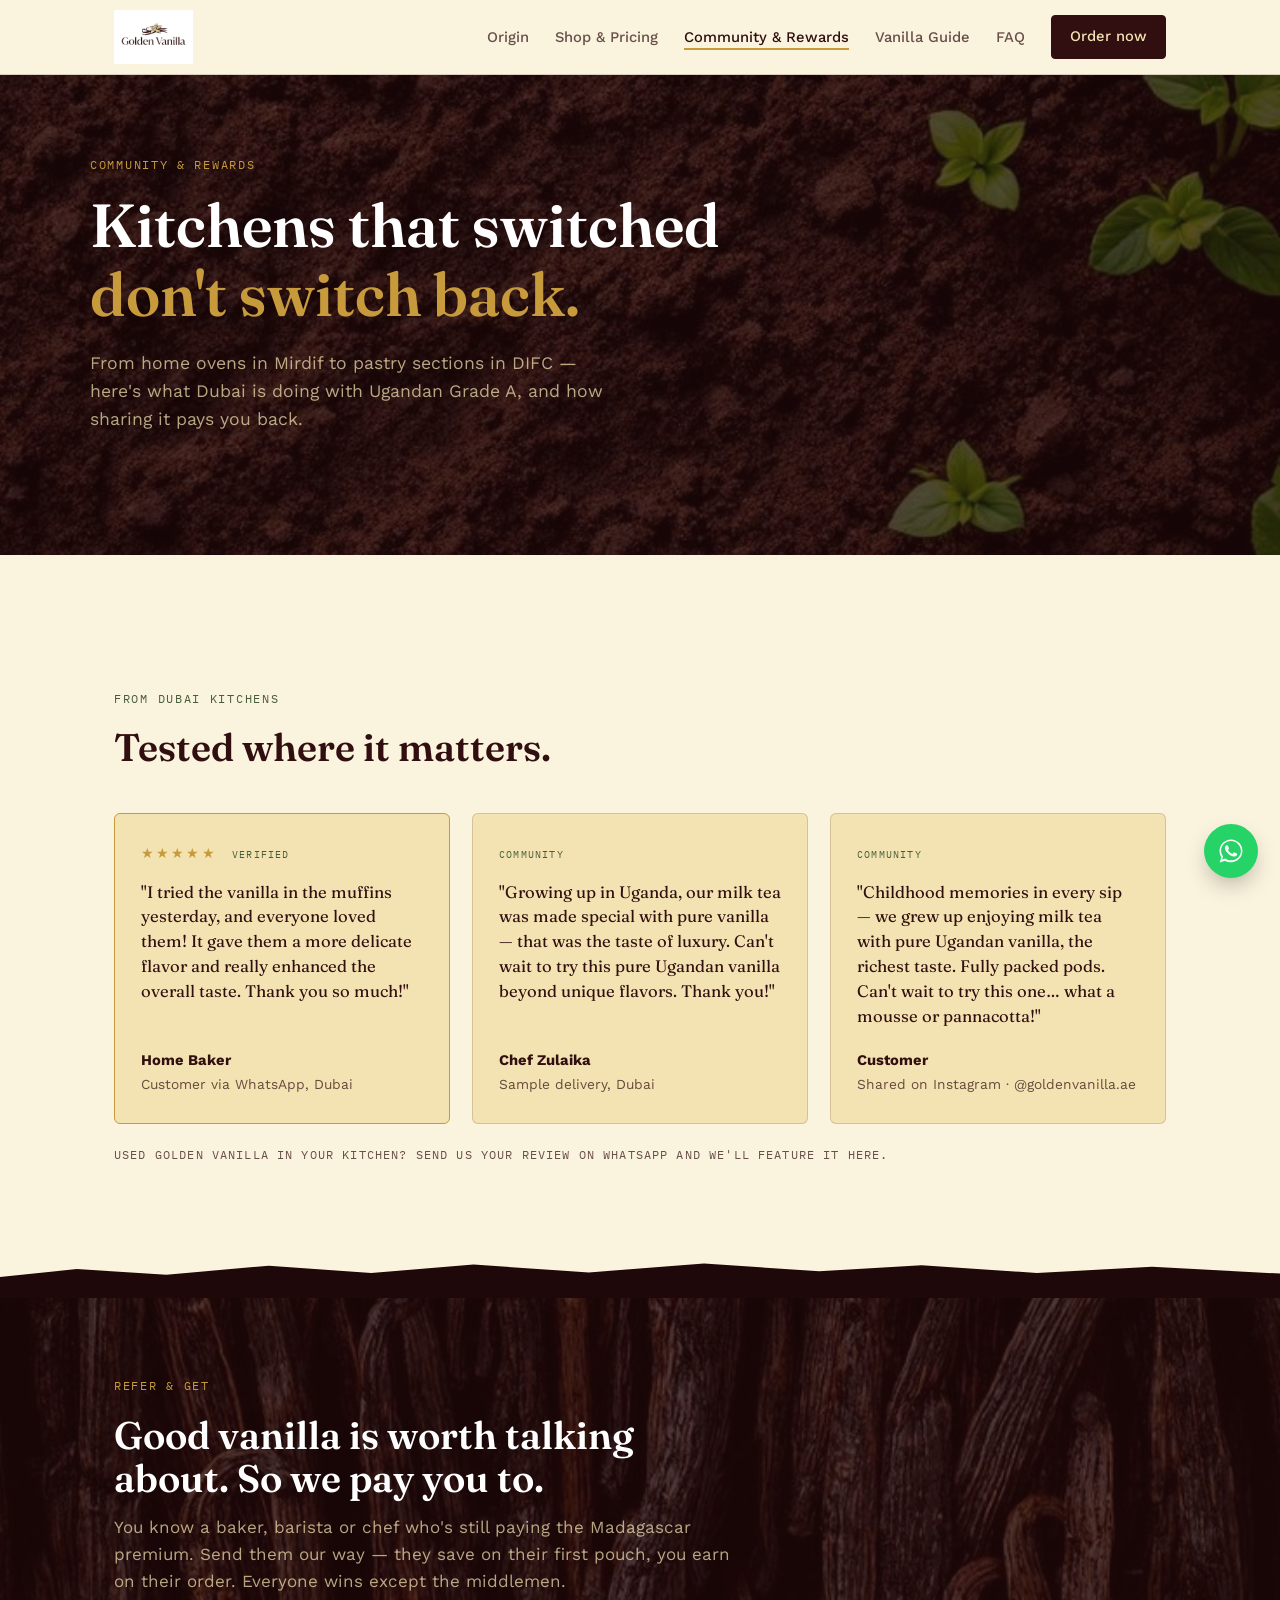
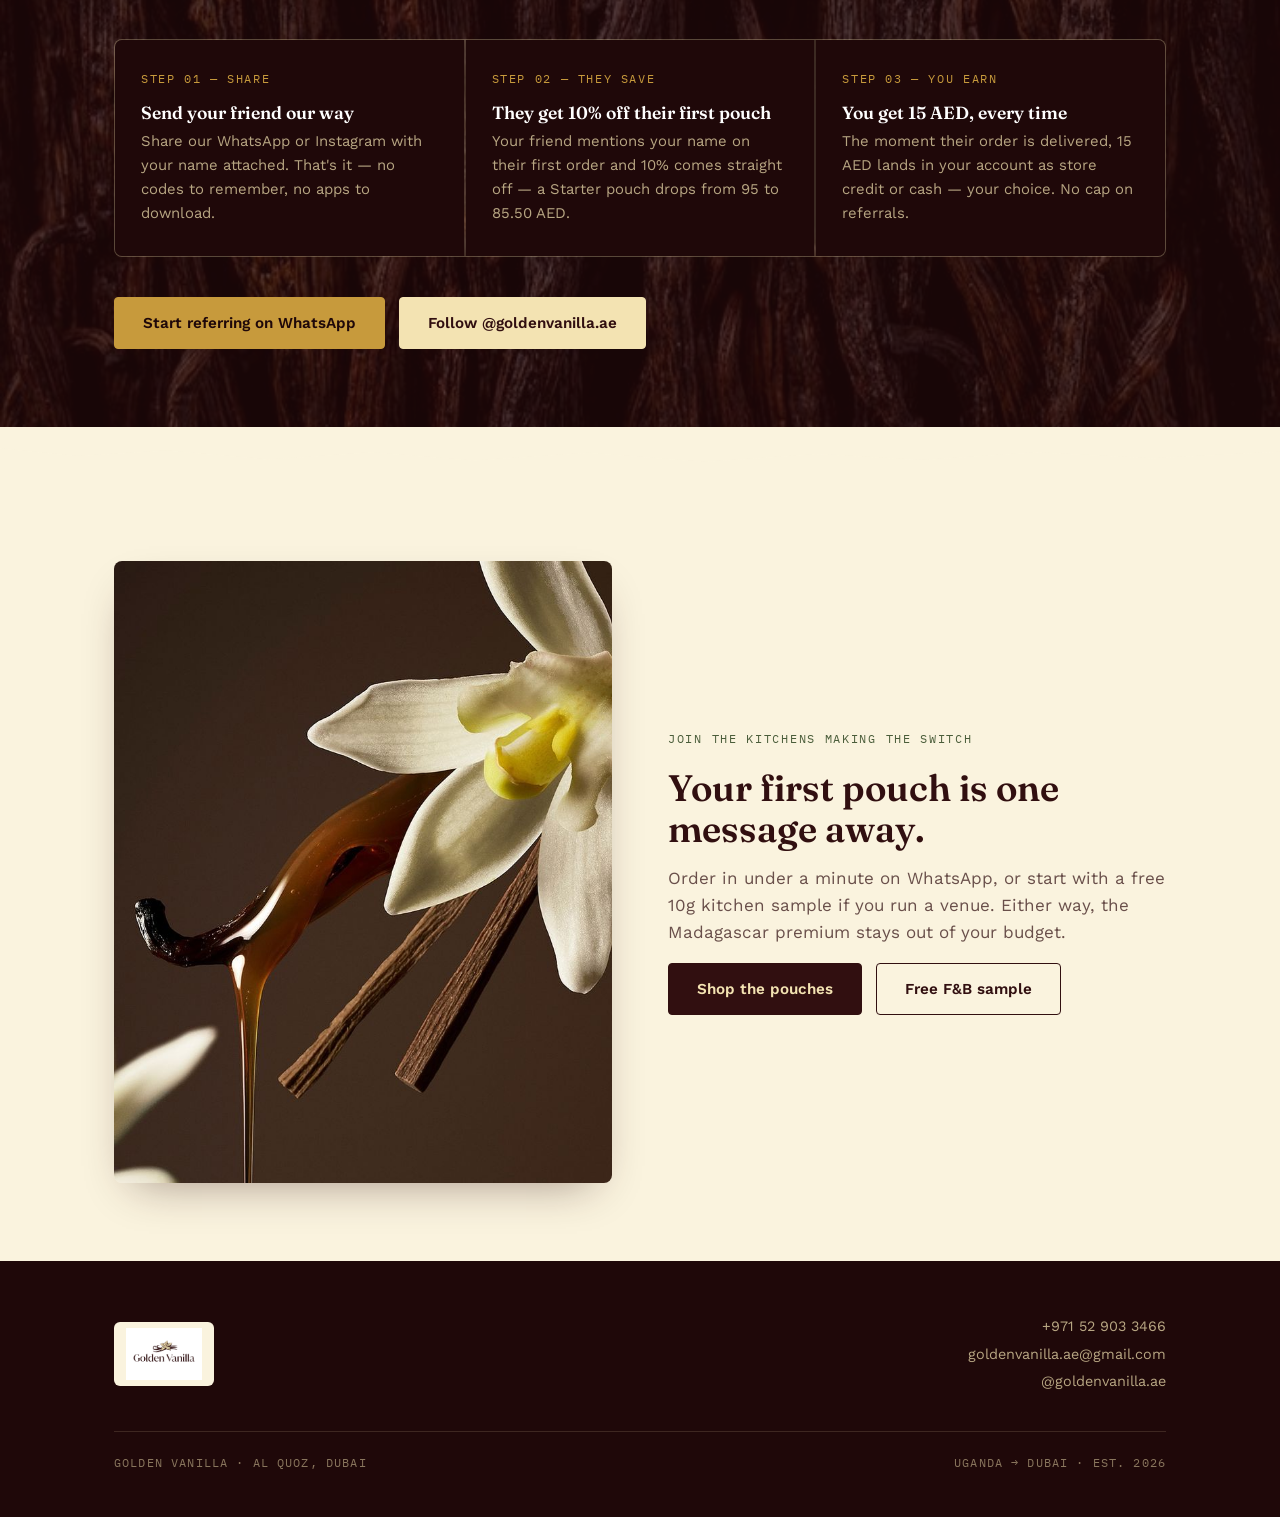
<file: site/community.html>
<!DOCTYPE html>
<html lang="en">
<head>
<meta charset="UTF-8">
<meta name="viewport" content="width=device-width, initial-scale=1.0">
<title>Rewards & Referrals — Golden Vanilla Dubai</title>
<meta name="description" content="Refer a kitchen, earn free grams. Join Dubai bakers and chefs using direct-trade Ugandan vanilla with full lot traceability.">
<link rel="icon" href="images/logo.png">
<link rel="preconnect" href="https://fonts.googleapis.com">
<link rel="preconnect" href="https://fonts.gstatic.com" crossorigin>
<link href="https://fonts.googleapis.com/css2?family=Fraunces:opsz,wght@9..144,400;9..144,600;9..144,700&family=Work+Sans:wght@400;500;600&family=IBM+Plex+Mono:wght@400;500&display=swap" rel="stylesheet">
<link rel="stylesheet" href="style.css">
<script async src="https://www.googletagmanager.com/gtag/js?id=G-4P4YYCE91S"></script>
<script>
  window.dataLayer = window.dataLayer || [];
  function gtag(){dataLayer.push(arguments);}
  gtag('js', new Date());
  gtag('config', 'G-4P4YYCE91S');
</script>
<meta property="og:type" content="website">
<meta property="og:site_name" content="Golden Vanilla">
<meta property="og:title" content="Rewards & Referrals — Golden Vanilla Dubai">
<meta property="og:description" content="Refer a kitchen, earn free grams. Direct-trade Ugandan vanilla with full lot traceability.">
<meta property="og:image" content="https://goldenvanilla-ae.com/images/hero-flower-syrup.jpg">
<meta property="og:url" content="https://goldenvanilla-ae.com/community">
<meta name="twitter:card" content="summary_large_image">
</head>
<body>

<nav>
  <div class="nav-inner">
    <a class="nav-logo" href="index.html" aria-label="Golden Vanilla home"><img src="images/logo.png" alt="Golden Vanilla"></a>
    <ul class="nav-links">
      <li class="hide-m"><a href="index.html">Origin</a></li>
      <li class="hide-m"><a href="shop.html">Shop &amp; Pricing</a></li>
      <li class="hide-m"><a href="community.html" aria-current="page">Community &amp; Rewards</a></li>
      <li class="hide-m"><a href="blog.html">Vanilla Guide</a></li>
      <li class="hide-m"><a href="faq.html">FAQ</a></li>
      <li><a class="btn btn-nav" href="#order" style="background:#310F10;color:#F3E3B2">Order now</a></li>
    </ul>
  </div>
</nav>

<header class="hero" style="min-height:auto">
  <div class="hero-bg" style="background-image:url('images/soil-seedlings.jpg');opacity:.28"></div>
  <div class="wrap hero-inner" style="padding:80px 0 90px;grid-template-columns:1fr">
    <div style="max-width:44rem">
      <span class="eyebrow on-dark">Community &amp; Rewards</span>
      <h1>Kitchens that switched <span class="gold">don't switch back.</span></h1>
      <p class="lede">From home ovens in Mirdif to pastry sections in DIFC — here's what Dubai is doing with Ugandan Grade A, and how sharing it pays you back.</p>
    </div>
  </div>
</header>
<div class="tear flip" style="background:var(--cream)"></div>

<section id="reviews">
  <div class="wrap">
    <div class="section-head">
      <span class="eyebrow">From Dubai kitchens</span>
      <h2>Tested where it matters.</h2>
    </div>
    <div class="quotes" style="margin-bottom:22px">
      <div class="quote" style="border-color:var(--gold)">
        <div class="stars" aria-hidden="true">★★★★★ <span class="mono" style="font-size:.62rem;letter-spacing:.12em;color:var(--vine);margin-left:8px">VERIFIED</span></div>
        <p class="q">"I tried the vanilla in the muffins yesterday, and everyone loved them! It gave them a more delicate flavor and really enhanced the overall taste. Thank you so much!"</p>
        <div class="who"><strong>Home Baker</strong>Customer via WhatsApp, Dubai</div>
      </div>
      <div class="quote">
        <div class="stars" aria-hidden="true"><span class="mono" style="font-size:.62rem;letter-spacing:.12em;color:var(--vine)">COMMUNITY</span></div>
        <p class="q">"Growing up in Uganda, our milk tea was made special with pure vanilla — that was the taste of luxury. Can't wait to try this pure Ugandan vanilla beyond unique flavors. Thank you!"</p>
        <div class="who"><strong>Chef Zulaika</strong>Sample delivery, Dubai</div>
      </div>
      <div class="quote">
        <div class="stars" aria-hidden="true"><span class="mono" style="font-size:.62rem;letter-spacing:.12em;color:var(--vine)">COMMUNITY</span></div>
        <p class="q">"Childhood memories in every sip — we grew up enjoying milk tea with pure Ugandan vanilla, the richest taste. Fully packed pods. Can't wait to try this one… what a mousse or pannacotta!"</p>
        <div class="who"><strong>Customer</strong>Shared on Instagram · @goldenvanilla.ae</div>
      </div>
    </div>
    <p class="mono" style="font-size:.72rem;letter-spacing:.1em;margin-top:22px;color:var(--ink-soft)">USED GOLDEN VANILLA IN YOUR KITCHEN? SEND US YOUR REVIEW ON WHATSAPP AND WE'LL FEATURE IT HERE.</p>
  </div>
</section>

<div class="tear"></div>
<section class="dark" id="refer">
  <div class="dark-bg" style="background-image:url('images/beans-texture.jpg')"></div>
  <div class="wrap">
    <div class="section-head">
      <span class="eyebrow on-dark">Refer &amp; Get</span>
      <h2>Good vanilla is worth talking about. So we pay you to.</h2>
      <p>You know a baker, barista or chef who's still paying the Madagascar premium. Send them our way — they save on their first pouch, you earn on their order. Everyone wins except the middlemen.</p>
    </div>
    <div class="ref-steps">
      <div class="ref-step">
        <span class="mono">Step 01 — Share</span>
        <h3>Send your friend our way</h3>
        <p>Share our WhatsApp or Instagram with your name attached. That's it — no codes to remember, no apps to download.</p>
      </div>
      <div class="ref-step">
        <span class="mono">Step 02 — They save</span>
        <h3>They get 10% off their first pouch</h3>
        <p>Your friend mentions your name on their first order and 10% comes straight off — a Starter pouch drops from 95 to 85.50 AED.</p>
      </div>
      <div class="ref-step">
        <span class="mono">Step 03 — You earn</span>
        <h3>You get 15 AED, every time</h3>
        <p>The moment their order is delivered, 15 AED lands in your account as store credit or cash — your choice. No cap on referrals.</p>
      </div>
    </div>
    <div style="margin-top:40px;display:flex;gap:14px;flex-wrap:wrap">
      <a class="btn btn-gold" href="https://wa.me/971529033466?text=Hi%20Golden%20Vanilla%2C%20I%20want%20to%20refer%20someone%20to%20the%20Refer%20%26%20Get%20program.">Start referring on WhatsApp</a>
      <a class="btn btn-light" href="https://instagram.com/goldenvanilla.ae" target="_blank" rel="noopener">Follow @goldenvanilla.ae</a>
    </div>
  </div>
</section>
<div class="tear flip" style="background:var(--cream)"></div>

<section>
  <div class="wrap split">
    <div class="photo"><img src="images/hero-flower-syrup.jpg" alt="Vanilla orchid with pod and vanilla extract"></div>
    <div>
      <span class="eyebrow">Join the kitchens making the switch</span>
      <h2>Your first pouch is one message away.</h2>
      <p>Order in under a minute on WhatsApp, or start with a free 10g kitchen sample if you run a venue. Either way, the Madagascar premium stays out of your budget.</p>
      <div style="display:flex;gap:14px;flex-wrap:wrap">
        <a class="btn" href="shop.html">Shop the pouches</a>
        <a class="btn btn-ghost" href="index.html#sample">Free F&amp;B sample</a>
      </div>
    </div>
  </div>
</section>

<footer>
  <div class="wrap">
    <div class="foot-grid">
      <img src="images/logo.png" alt="Golden Vanilla">
      <div class="foot-contact">
        <a href="https://wa.me/971529033466">+971 52 903 3466</a><br>
        <a href="mailto:goldenvanilla.ae@gmail.com">goldenvanilla.ae@gmail.com</a><br>
        <a href="https://instagram.com/goldenvanilla.ae" target="_blank" rel="noopener">@goldenvanilla.ae</a>
      </div>
    </div>
    <div class="foot-base">
      <span>Golden Vanilla · Al Quoz, Dubai</span>
      <span>Uganda → Dubai · Est. 2026</span>
    </div>
  </div>
</footer>

<a class="wa-float" href="https://wa.me/971529033466" aria-label="Chat on WhatsApp" target="_blank" rel="noopener">
  <svg viewBox="0 0 32 32" aria-hidden="true"><path d="M16 2.9C8.8 2.9 2.9 8.8 2.9 16c0 2.6.8 5 2.1 7L3 29l6.2-2c1.9 1.2 4.3 1.9 6.8 1.9 7.2 0 13.1-5.9 13.1-13.1S23.2 2.9 16 2.9zm0 23.8c-2.2 0-4.3-.6-6.1-1.8l-.4-.3-3.7 1.2 1.2-3.6-.3-.4c-1.3-1.9-2-4.1-2-6.4C4.7 9.8 9.8 4.7 16 4.7S27.3 9.8 27.3 16 22.2 26.7 16 26.7zm6.2-8c-.3-.2-2-1-2.3-1.1-.3-.1-.5-.2-.8.2-.2.3-.9 1.1-1.1 1.3-.2.2-.4.3-.7.1-.3-.2-1.4-.5-2.7-1.7-1-.9-1.7-2-1.9-2.3-.2-.3 0-.5.1-.7l.5-.6c.2-.2.2-.3.3-.6.1-.2.1-.4 0-.6-.1-.2-.8-1.9-1-2.6-.3-.6-.6-.6-.8-.6h-.7c-.2 0-.6.1-.9.4-.3.3-1.2 1.2-1.2 2.8s1.2 3.3 1.4 3.5c.2.2 2.4 3.7 5.9 5.2.8.4 1.5.6 2 .7.8.3 1.6.2 2.2.1.7-.1 2-.8 2.3-1.6.3-.8.3-1.5.2-1.6-.1-.2-.3-.3-.6-.4z"/></svg>
</a>

</body>
</html>
</file>
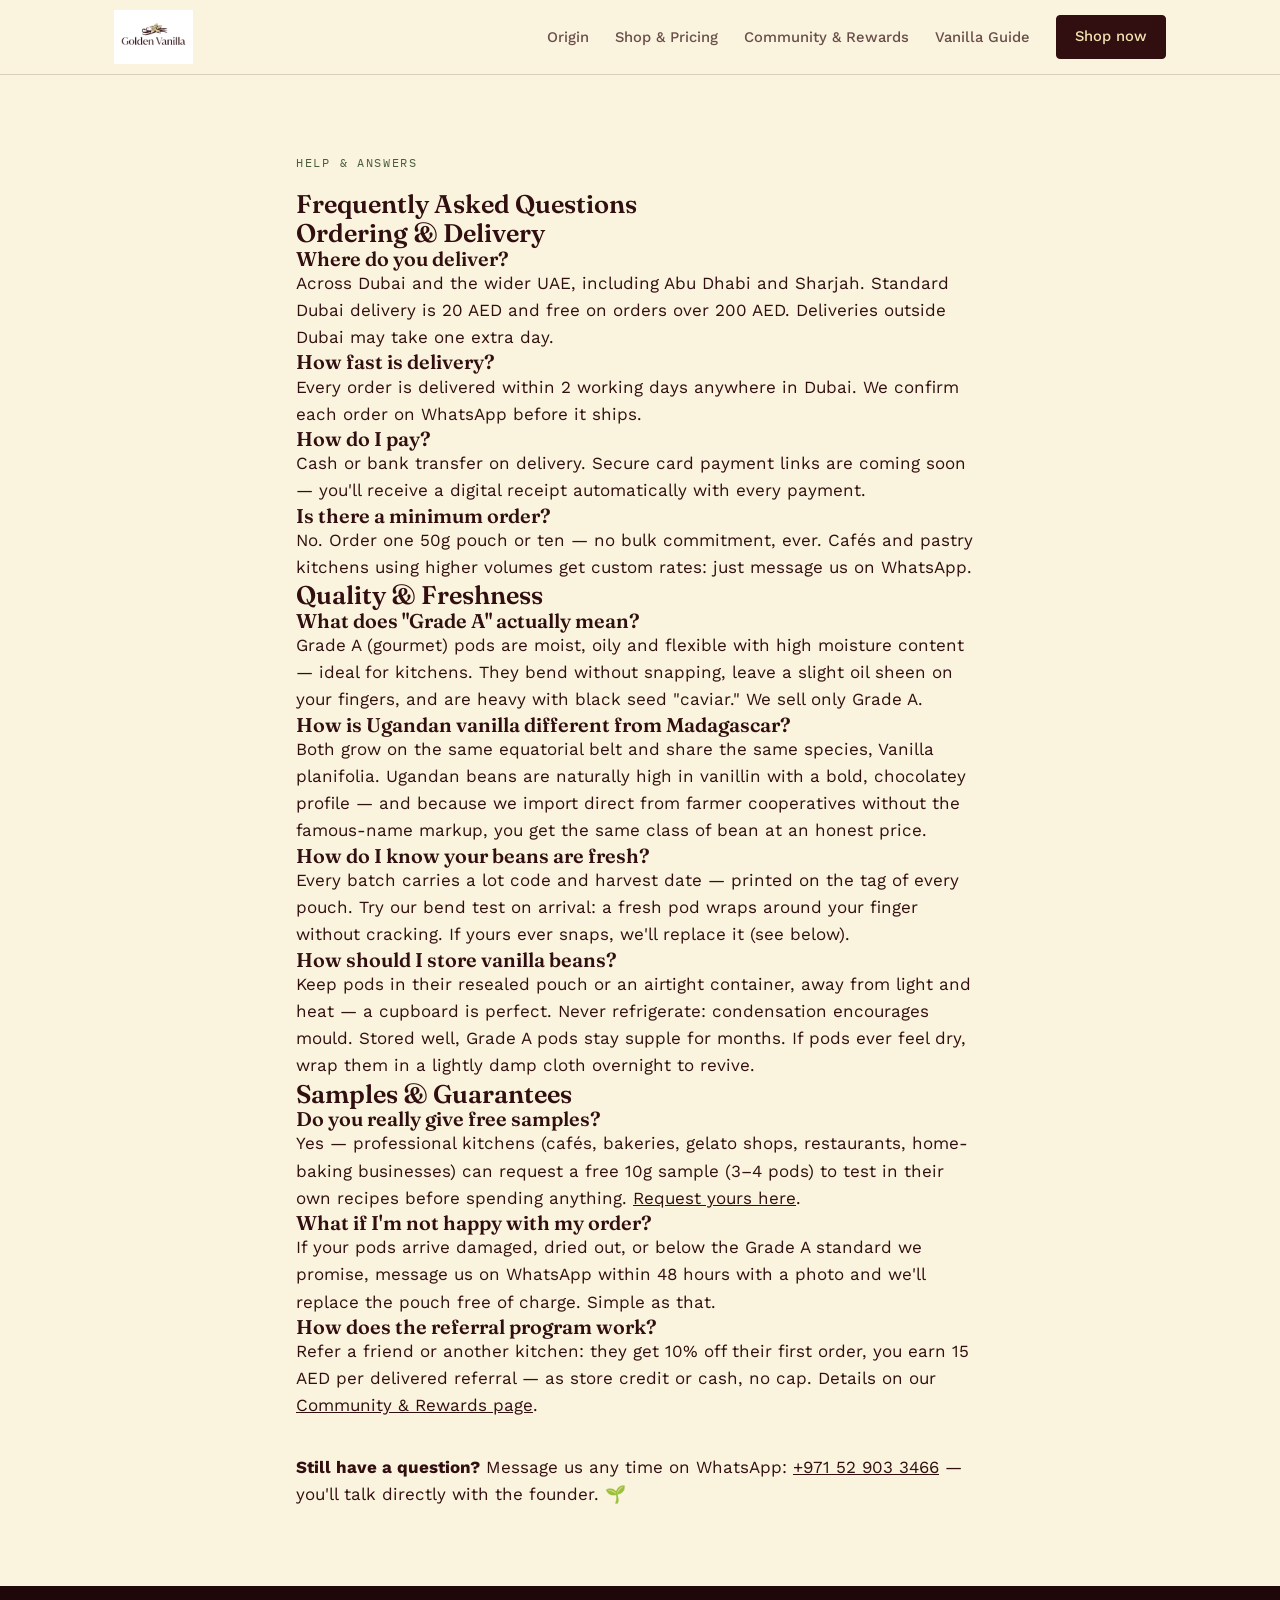
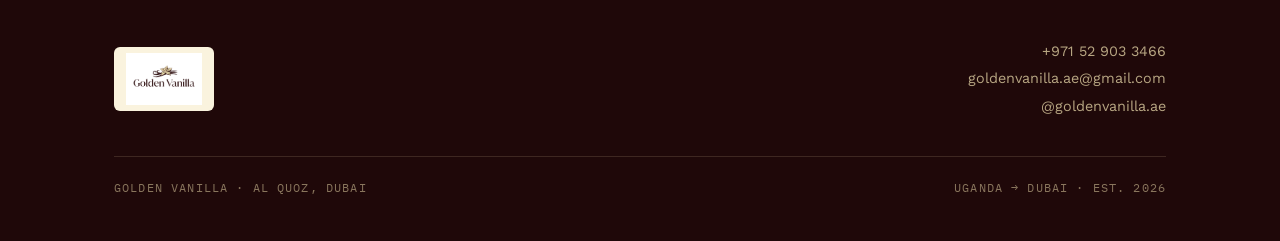
<file: site/faq.html>
<!DOCTYPE html>
<html lang="en">
<head>
<meta charset="UTF-8">
<meta name="viewport" content="width=device-width, initial-scale=1.0">
<title>FAQ — Golden Vanilla | Vanilla Beans Dubai</title>
<meta name="description" content="Answers about Golden Vanilla: delivery across Dubai & UAE, payment, storage, Grade A quality, free samples for kitchens, and our replacement promise.">
<link rel="icon" href="images/logo.png">
<link rel="preconnect" href="https://fonts.googleapis.com">
<link rel="preconnect" href="https://fonts.gstatic.com" crossorigin>
<link href="https://fonts.googleapis.com/css2?family=Fraunces:opsz,wght@9..144,400;9..144,600;9..144,700&family=Work+Sans:wght@400;500;600&family=IBM+Plex+Mono:wght@400;500&display=swap" rel="stylesheet">
<link rel="stylesheet" href="style.css">
<script async src="https://www.googletagmanager.com/gtag/js?id=G-4P4YYCE91S"></script>
<script>
  window.dataLayer = window.dataLayer || [];
  function gtag(){dataLayer.push(arguments);}
  gtag('js', new Date());
  gtag('config', 'G-4P4YYCE91S');
</script>
<meta property="og:type" content="website">
<meta property="og:site_name" content="Golden Vanilla">
<meta property="og:title" content="FAQ — Golden Vanilla Dubai">
<meta property="og:description" content="Delivery, payment, storage, quality and samples — everything you need to know.">
<meta property="og:image" content="https://goldenvanilla-ae.com/images/beans-orchids.jpg">
<meta property="og:url" content="https://goldenvanilla-ae.com/faq">
<meta name="twitter:card" content="summary_large_image">
</head>
<body>

<nav>
  <div class="nav-inner">
    <a class="nav-logo" href="index.html" aria-label="Golden Vanilla home"><img src="images/logo.png" alt="Golden Vanilla"></a>
    <ul class="nav-links">
      <li class="hide-m"><a href="index.html">Origin</a></li>
      <li class="hide-m"><a href="shop.html">Shop &amp; Pricing</a></li>
      <li class="hide-m"><a href="community.html">Community &amp; Rewards</a></li>
      <li class="hide-m"><a href="blog.html">Vanilla Guide</a></li>
      <li><a class="btn btn-nav" href="shop.html" style="background:#310F10;color:#F3E3B2">Shop now</a></li>
    </ul>
  </div>
</nav>

<section>
  <div class="wrap" style="max-width:46rem">
    <span class="eyebrow">Help &amp; Answers</span>
    <h1>Frequently Asked Questions</h1>

    <h2>Ordering &amp; Delivery</h2>

    <h3>Where do you deliver?</h3>
    <p>Across Dubai and the wider UAE, including Abu Dhabi and Sharjah. Standard Dubai delivery is 20 AED and free on orders over 200 AED. Deliveries outside Dubai may take one extra day.</p>

    <h3>How fast is delivery?</h3>
    <p>Every order is delivered within 2 working days anywhere in Dubai. We confirm each order on WhatsApp before it ships.</p>

    <h3>How do I pay?</h3>
    <p>Cash or bank transfer on delivery. Secure card payment links are coming soon — you'll receive a digital receipt automatically with every payment.</p>

    <h3>Is there a minimum order?</h3>
    <p>No. Order one 50g pouch or ten — no bulk commitment, ever. Cafés and pastry kitchens using higher volumes get custom rates: just message us on WhatsApp.</p>

    <h2>Quality &amp; Freshness</h2>

    <h3>What does "Grade A" actually mean?</h3>
    <p>Grade A (gourmet) pods are moist, oily and flexible with high moisture content — ideal for kitchens. They bend without snapping, leave a slight oil sheen on your fingers, and are heavy with black seed "caviar." We sell only Grade A.</p>

    <h3>How is Ugandan vanilla different from Madagascar?</h3>
    <p>Both grow on the same equatorial belt and share the same species, Vanilla planifolia. Ugandan beans are naturally high in vanillin with a bold, chocolatey profile — and because we import direct from farmer cooperatives without the famous-name markup, you get the same class of bean at an honest price.</p>

    <h3>How do I know your beans are fresh?</h3>
    <p>Every batch carries a lot code and harvest date — printed on the tag of every pouch. Try our bend test on arrival: a fresh pod wraps around your finger without cracking. If yours ever snaps, we'll replace it (see below).</p>

    <h3>How should I store vanilla beans?</h3>
    <p>Keep pods in their resealed pouch or an airtight container, away from light and heat — a cupboard is perfect. Never refrigerate: condensation encourages mould. Stored well, Grade A pods stay supple for months. If pods ever feel dry, wrap them in a lightly damp cloth overnight to revive.</p>

    <h2>Samples &amp; Guarantees</h2>

    <h3>Do you really give free samples?</h3>
    <p>Yes — professional kitchens (cafés, bakeries, gelato shops, restaurants, home-baking businesses) can request a free 10g sample (3–4 pods) to test in their own recipes before spending anything. <a href="index.html#sample">Request yours here</a>.</p>

    <h3>What if I'm not happy with my order?</h3>
    <p>If your pods arrive damaged, dried out, or below the Grade A standard we promise, message us on WhatsApp within 48 hours with a photo and we'll replace the pouch free of charge. Simple as that.</p>

    <h3>How does the referral program work?</h3>
    <p>Refer a friend or another kitchen: they get 10% off their first order, you earn 15 AED per delivered referral — as store credit or cash, no cap. Details on our <a href="community.html">Community &amp; Rewards page</a>.</p>

    <p style="margin-top:34px"><strong>Still have a question?</strong> Message us any time on WhatsApp: <a href="https://wa.me/971529033466?text=Hi%20Golden%20Vanilla%2C%20I%20have%20a%20question.">+971 52 903 3466</a> — you'll talk directly with the founder. 🌱</p>
  </div>
</section>

<footer>
  <div class="wrap">
    <div class="foot-grid">
      <img src="images/logo.png" alt="Golden Vanilla">
      <div class="foot-contact">
        <a href="https://wa.me/971529033466">+971 52 903 3466</a><br>
        <a href="mailto:goldenvanilla.ae@gmail.com">goldenvanilla.ae@gmail.com</a><br>
        <a href="https://instagram.com/goldenvanilla.ae" target="_blank" rel="noopener">@goldenvanilla.ae</a>
      </div>
    </div>
    <div class="foot-base">
      <span>Golden Vanilla · Al Quoz, Dubai</span>
      <span>Uganda → Dubai · Est. 2026</span>
    </div>
  </div>
</footer>

<script type="application/ld+json">
{
  "@context": "https://schema.org",
  "@type": "FAQPage",
  "mainEntity": [
    {"@type": "Question","name": "Where does Golden Vanilla deliver?","acceptedAnswer": {"@type": "Answer","text": "Across Dubai and the wider UAE including Abu Dhabi and Sharjah. Standard Dubai delivery is 20 AED, free over 200 AED, within 2 working days."}},
    {"@type": "Question","name": "What does Grade A vanilla mean?","acceptedAnswer": {"@type": "Answer","text": "Grade A gourmet pods are moist, oily and flexible with high moisture content — they bend without snapping and are heavy with seed caviar. Golden Vanilla sells only Grade A."}},
    {"@type": "Question","name": "How is Ugandan vanilla different from Madagascar vanilla?","acceptedAnswer": {"@type": "Answer","text": "Both grow on the same equatorial belt and are the same species. Ugandan beans are naturally high in vanillin with a bold, chocolatey profile, imported direct from farmer cooperatives without the famous-name markup."}},
    {"@type": "Question","name": "How should vanilla beans be stored?","acceptedAnswer": {"@type": "Answer","text": "In a resealed pouch or airtight container away from light and heat. Never refrigerate. Stored well, Grade A pods stay supple for months."}},
    {"@type": "Question","name": "Does Golden Vanilla offer free samples?","acceptedAnswer": {"@type": "Answer","text": "Yes — professional kitchens in the UAE can request a free 10g sample (3–4 pods) to test in their own recipes before buying."}},
    {"@type": "Question","name": "What if my order arrives damaged or dried out?","acceptedAnswer": {"@type": "Answer","text": "Message on WhatsApp within 48 hours with a photo and Golden Vanilla will replace the pouch free of charge."}}
  ]
}
</script>
</body>
</html>
</file>
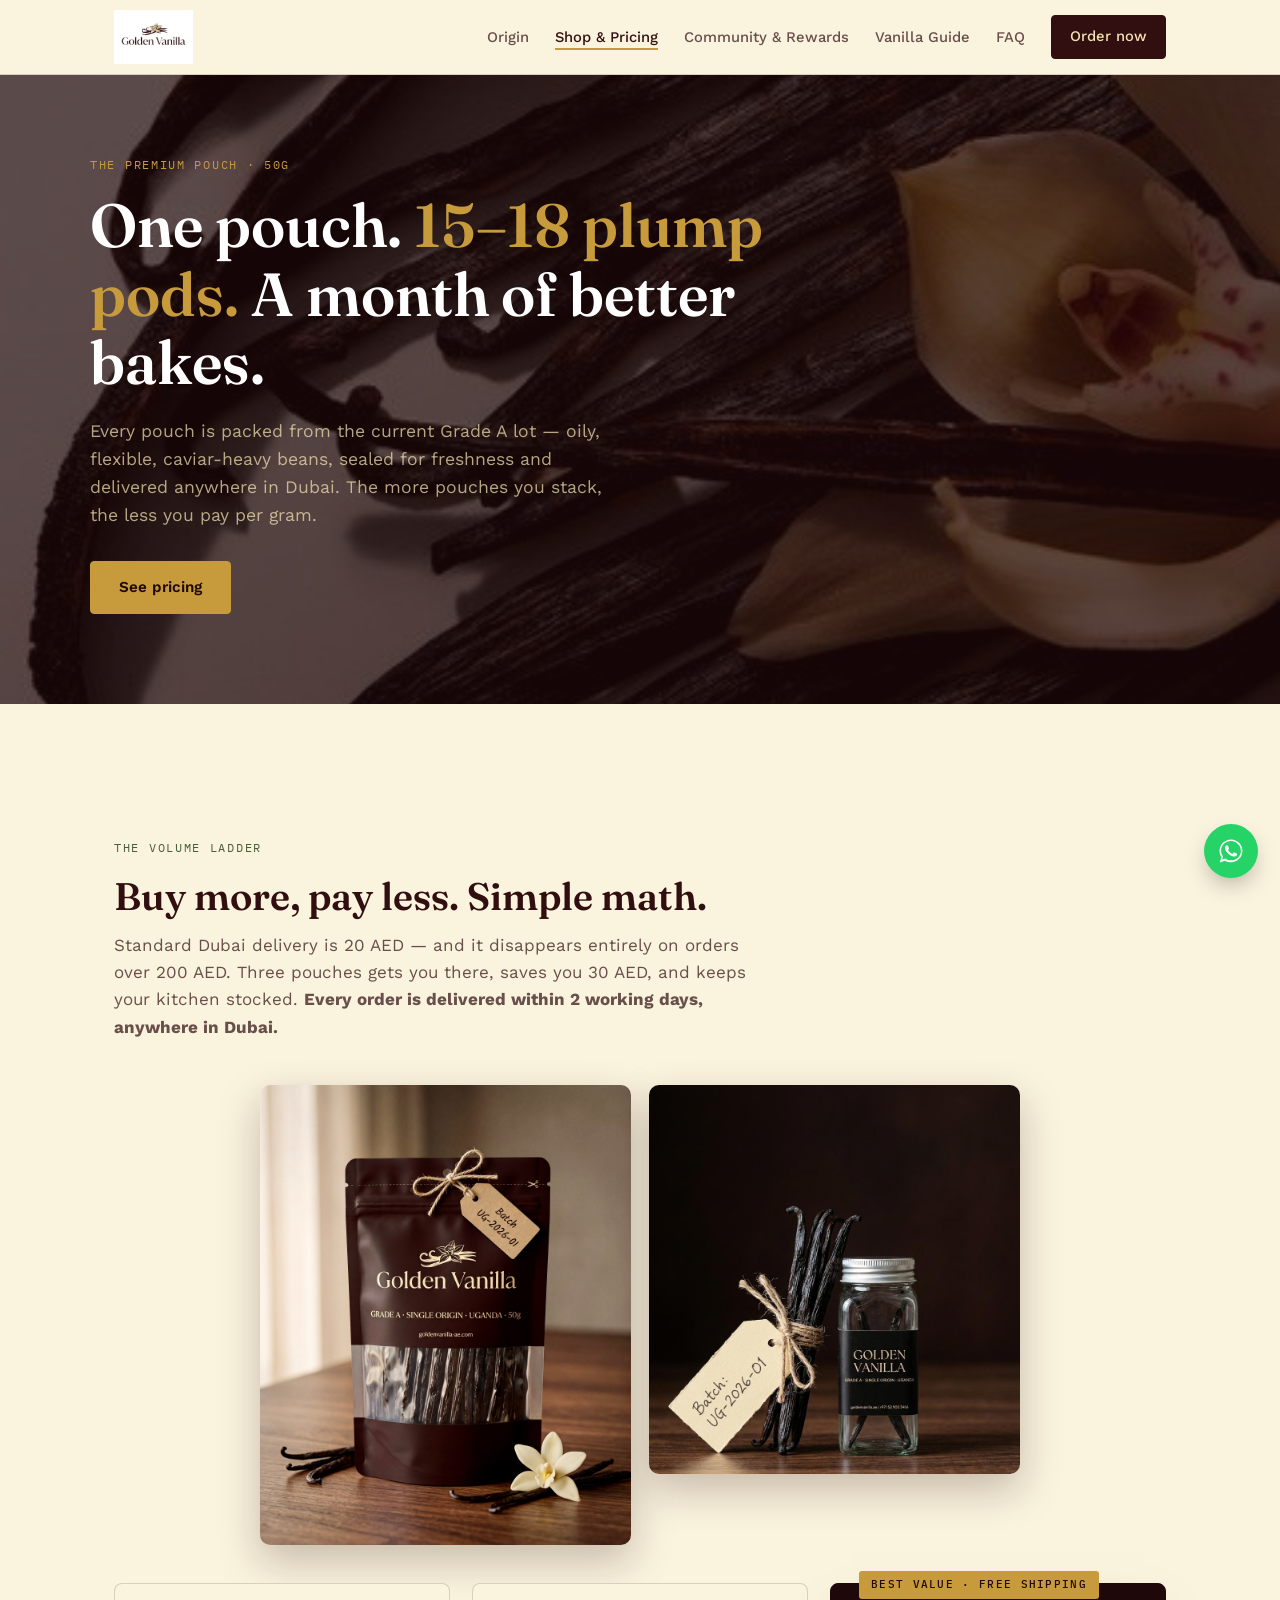
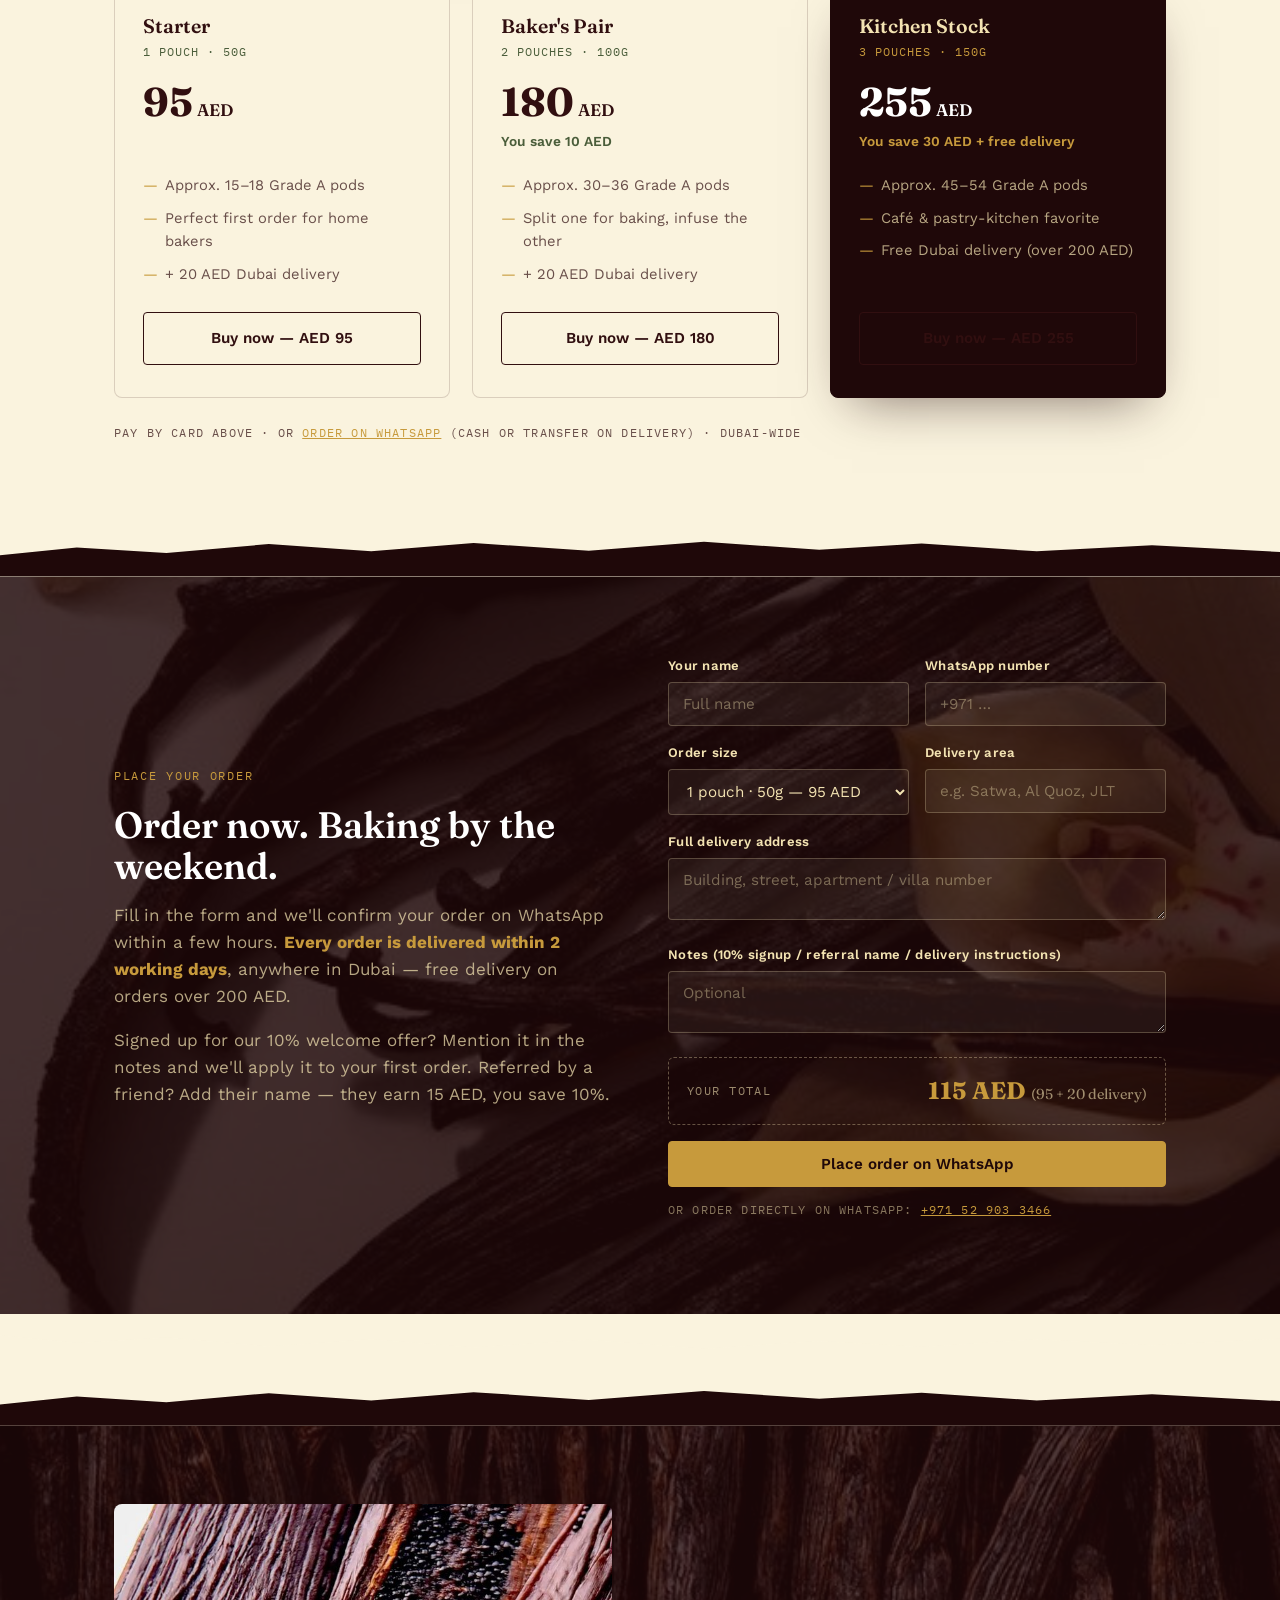
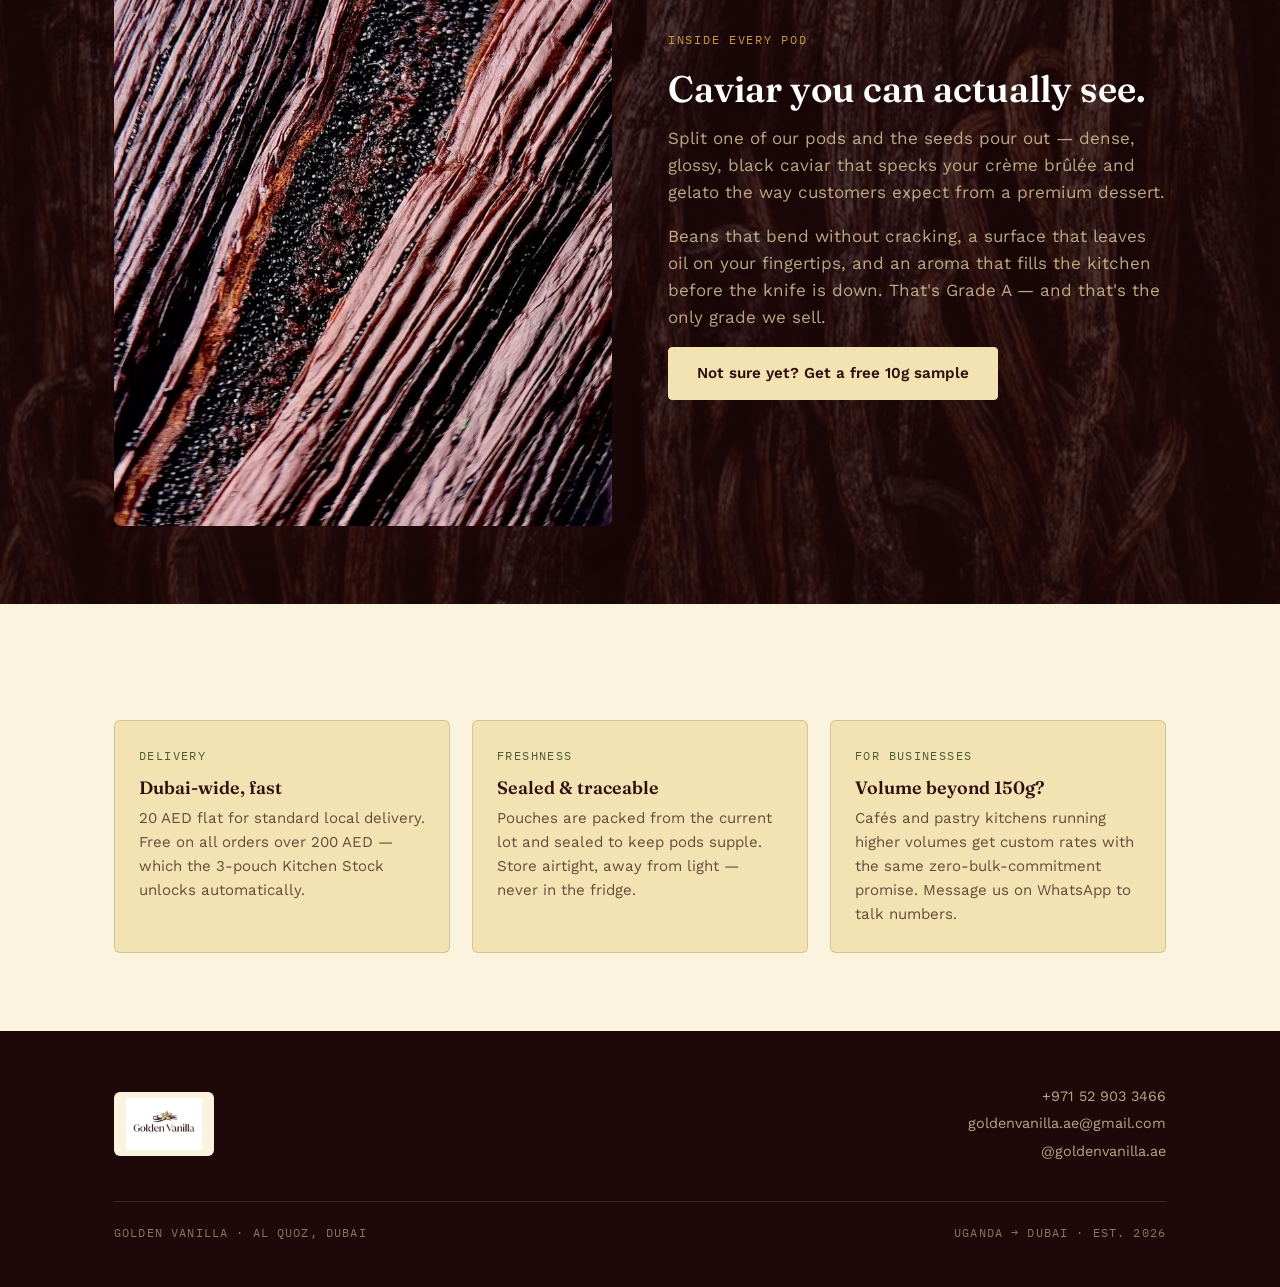
<file: site/shop.html>
<!DOCTYPE html>
<html lang="en">
<head>
<meta charset="UTF-8">
<meta name="viewport" content="width=device-width, initial-scale=1.0">
<title>Buy Vanilla Beans Dubai — 50g From AED 95 | Golden Vanilla</title>
<meta name="description" content="Grade A Ugandan vanilla by the pouch: 50g AED 95, 100g AED 180, 150g AED 255 with free delivery. Lot-coded, harvest-dated, delivered in 2 days.">
<link rel="icon" href="images/logo.png">
<link rel="preconnect" href="https://fonts.googleapis.com">
<link rel="preconnect" href="https://fonts.gstatic.com" crossorigin>
<link href="https://fonts.googleapis.com/css2?family=Fraunces:opsz,wght@9..144,400;9..144,600;9..144,700&family=Work+Sans:wght@400;500;600&family=IBM+Plex+Mono:wght@400;500&display=swap" rel="stylesheet">
<link rel="stylesheet" href="style.css">
<script async src="https://www.googletagmanager.com/gtag/js?id=G-4P4YYCE91S"></script>
<script>
  window.dataLayer = window.dataLayer || [];
  function gtag(){dataLayer.push(arguments);}
  gtag('js', new Date());
  gtag('config', 'G-4P4YYCE91S');
</script>
<meta property="og:type" content="website">
<meta property="og:site_name" content="Golden Vanilla">
<meta property="og:title" content="Buy Vanilla Beans Dubai — From AED 95">
<meta property="og:description" content="Grade A Ugandan vanilla by the pouch. Lot-coded, harvest-dated, free delivery over AED 200.">
<meta property="og:image" content="https://goldenvanilla-ae.com/images/pouch-hero.jpg">
<meta property="og:url" content="https://goldenvanilla-ae.com/shop">
<meta name="twitter:card" content="summary_large_image">
</head>
<body>

<nav>
  <div class="nav-inner">
    <a class="nav-logo" href="index.html" aria-label="Golden Vanilla home"><img src="images/logo.png" alt="Golden Vanilla"></a>
    <ul class="nav-links">
      <li class="hide-m"><a href="index.html">Origin</a></li>
      <li class="hide-m"><a href="shop.html" aria-current="page">Shop &amp; Pricing</a></li>
      <li class="hide-m"><a href="community.html">Community &amp; Rewards</a></li>
      <li class="hide-m"><a href="blog.html">Vanilla Guide</a></li>
      <li class="hide-m"><a href="faq.html">FAQ</a></li>
      <li><a class="btn btn-nav" href="#order" style="background:#310F10;color:#F3E3B2">Order now</a></li>
    </ul>
  </div>
</nav>

<header class="hero" style="min-height:auto">
  <div class="hero-bg" style="background-image:url('images/beans-orchids.jpg');opacity:.3"></div>
  <div class="wrap hero-inner" style="padding:80px 0 90px;grid-template-columns:1fr">
    <div style="max-width:44rem">
      <span class="eyebrow on-dark">The Premium Pouch · 50g</span>
      <h1>One pouch. <span class="gold">15–18 plump pods.</span> A month of better bakes.</h1>
      <p class="lede">Every pouch is packed from the current Grade A lot — oily, flexible, caviar-heavy beans, sealed for freshness and delivered anywhere in Dubai. The more pouches you stack, the less you pay per gram.</p>
      <a class="btn btn-gold" href="#ladder">See pricing</a>
    </div>
  </div>
</header>
<div class="tear flip" style="background:var(--cream)"></div>

<section id="ladder">
  <div class="wrap">
    <div class="section-head">
      <span class="eyebrow">The volume ladder</span>
      <h2>Buy more, pay less. Simple math.</h2>
      <p>Standard Dubai delivery is 20 AED — and it disappears entirely on orders over 200 AED. Three pouches gets you there, saves you 30 AED, and keeps your kitchen stocked. <strong>Every order is delivered within 2 working days, anywhere in Dubai.</strong></p>
    </div>

    <div style="display:grid;grid-template-columns:1fr 1fr;gap:18px;max-width:760px;margin:0 auto 38px">
      <img src="images/pouch-hero.jpg" alt="Golden Vanilla 50g resealable pouch of Grade A Ugandan vanilla beans, batch UG-2026-01" style="width:100%;border-radius:10px;box-shadow:0 16px 40px rgba(49,15,16,.25)">
      <img src="images/jar-batch.jpg" alt="Golden Vanilla glass jar with Grade A vanilla pods and handwritten batch tag UG-2026-01" style="width:100%;border-radius:10px;box-shadow:0 16px 40px rgba(49,15,16,.25)">
    </div>

    <div class="ladder">
      <div class="tier">
        <h3>Starter</h3>
        <span class="grams">1 pouch · 50g</span>
        <div class="price">95<span class="cur"> AED</span></div>
        <div class="save">&nbsp;</div>
        <ul>
          <li>Approx. 15–18 Grade A pods</li>
          <li>Perfect first order for home bakers</li>
          <li>+ 20 AED Dubai delivery</li>
        </ul>
        <a class="btn btn-ghost" href="https://pay.ziina.com/GoldenVanilla/jL58JByJF?source=app" target="_blank" rel="noopener" onclick="gtag('event','begin_checkout',{'value':95,'currency':'AED'});">Buy now — AED 95</a>
      </div>

      <div class="tier">
        <h3>Baker's Pair</h3>
        <span class="grams">2 pouches · 100g</span>
        <div class="price">180<span class="cur"> AED</span></div>
        <div class="save">You save 10 AED</div>
        <ul>
          <li>Approx. 30–36 Grade A pods</li>
          <li>Split one for baking, infuse the other</li>
          <li>+ 20 AED Dubai delivery</li>
        </ul>
        <a class="btn btn-ghost" href="https://pay.ziina.com/GoldenVanilla/WrF08kanf?source=app" target="_blank" rel="noopener" onclick="gtag('event','begin_checkout',{'value':180,'currency':'AED'});">Buy now — AED 180</a>
      </div>

      <div class="tier best">
        <span class="badge">Best value · Free shipping</span>
        <h3>Kitchen Stock</h3>
        <span class="grams">3 pouches · 150g</span>
        <div class="price" style="color:#fff">255<span class="cur"> AED</span></div>
        <div class="save">You save 30 AED + free delivery</div>
        <ul>
          <li>Approx. 45–54 Grade A pods</li>
          <li>Café &amp; pastry-kitchen favorite</li>
          <li>Free Dubai delivery (over 200 AED)</li>
        </ul>
        <a class="btn btn-ghost" href="https://pay.ziina.com/GoldenVanilla/yi6ifqh9b?source=app" target="_blank" rel="noopener" onclick="gtag('event','begin_checkout',{'value':255,'currency':'AED'});">Buy now — AED 255</a>
      </div>
    </div>

    <p class="mono" style="font-size:.74rem;letter-spacing:.1em;margin-top:26px;color:var(--ink-soft)">PAY BY CARD ABOVE · OR <a href="https://wa.me/971529033466?text=Hi%20Golden%20Vanilla%2C%20I%27d%20like%20to%20place%20an%20order." style="color:var(--gold)">ORDER ON WHATSAPP</a> (CASH OR TRANSFER ON DELIVERY) · DUBAI-WIDE</p>
  </div>
</section>

<div class="tear"></div>
<section class="dark" id="order">
  <div class="dark-bg" style="background-image:url('images/beans-orchids.jpg');opacity:.18"></div>
  <div class="wrap split">
    <div>
      <span class="eyebrow on-dark">Place your order</span>
      <h2>Order now. Baking by the weekend.</h2>
      <p>Fill in the form and we'll confirm your order on WhatsApp within a few hours. <strong style="color:var(--gold)">Every order is delivered within 2 working days</strong>, anywhere in Dubai — free delivery on orders over 200 AED.</p>
      <p>Signed up for our 10% welcome offer? Mention it in the notes and we'll apply it to your first order. Referred by a friend? Add their name — they earn 15 AED, you save 10%.</p>
    </div>
    <div>
      <form id="orderForm" onsubmit="sendOrder(event)">
        <input type="hidden" id="o-total-hidden" value="115 AED (1 pouch + delivery)">
        <div class="form-grid">
          <div><label for="o-name">Your name</label><input id="o-name" required placeholder="Full name"></div>
          <div><label for="o-phone">WhatsApp number</label><input id="o-phone" type="tel" required placeholder="+971 …"></div>
          <div>
            <label for="o-qty">Order size</label>
            <select id="o-qty" onchange="gvTotal()">
              <option value="1">1 pouch · 50g — 95 AED</option>
              <option value="2">2 pouches · 100g — 180 AED</option>
              <option value="3">3 pouches · 150g — 255 AED</option>
            </select>
          </div>
          <div><label for="o-area">Delivery area</label><input id="o-area" required placeholder="e.g. Satwa, Al Quoz, JLT"></div>
          <div class="full"><label for="o-address">Full delivery address</label><textarea id="o-address" rows="2" required placeholder="Building, street, apartment / villa number"></textarea></div>
          <div class="full"><label for="o-notes">Notes (10% signup / referral name / delivery instructions)</label><textarea id="o-notes" rows="2" placeholder="Optional"></textarea></div>
          <div class="full" style="display:flex;align-items:center;justify-content:space-between;gap:16px;flex-wrap:wrap;border:1px dashed rgba(243,227,178,.35);border-radius:6px;padding:14px 18px">
            <span class="mono" style="font-size:.74rem;letter-spacing:.12em;text-transform:uppercase;color:rgba(243,227,178,.6)">Your total</span>
            <strong id="o-total" style="font-family:'Fraunces',serif;font-size:1.5rem;color:var(--gold)">115 AED <span style="font-size:.6em;font-weight:400;color:rgba(243,227,178,.6)">(95 + 20 delivery)</span></strong>
          </div>
          <div class="full"><button class="btn btn-gold" type="submit" style="width:100%">Place order on WhatsApp</button></div>
        </div>
      </form>
      <p class="mono" style="font-size:.72rem;letter-spacing:.1em;margin-top:14px;color:rgba(243,227,178,.5)">OR ORDER DIRECTLY ON WHATSAPP: <a href="https://wa.me/971529033466?text=Hi%20Golden%20Vanilla%2C%20I%27d%20like%20to%20place%20an%20order." style="color:var(--gold)">+971 52 903 3466</a></p>
      <script>
      function gvTotal(){
        var q=document.getElementById('o-qty').value;
        var t=document.getElementById('o-total');
        var h=document.getElementById('o-total-hidden');
        var map={
          '1':{txt:'115 AED <span style="font-size:.6em;font-weight:400;color:rgba(243,227,178,.6)">(95 + 20 delivery)</span>',val:'115 AED (1 pouch + delivery)'},
          '2':{txt:'200 AED <span style="font-size:.6em;font-weight:400;color:rgba(243,227,178,.6)">(180 + 20 delivery)</span>',val:'200 AED (2 pouches + delivery)'},
          '3':{txt:'255 AED <span style="font-size:.6em;font-weight:400;color:rgba(243,227,178,.6)">(free delivery)</span>',val:'255 AED (3 pouches, free delivery)'}
        };
        t.innerHTML=map[q].txt;h.value=map[q].val;
      }
      function sendOrder(e){
        e.preventDefault();
        var msg = "New Order - Golden Vanilla%0A%0A"
          + "Name: " + document.getElementById('o-name').value + "%0A"
          + "WhatsApp: " + document.getElementById('o-phone').value + "%0A"
          + "Order: " + document.getElementById('o-qty').options[document.getElementById('o-qty').selectedIndex].text + "%0A"
          + "Total: " + document.getElementById('o-total-hidden').value + "%0A"
          + "Area: " + document.getElementById('o-area').value + "%0A"
          + "Address: " + document.getElementById('o-address').value + "%0A"
          + "Notes: " + document.getElementById('o-notes').value;
        gtag('event','generate_lead',{'value':50,'currency':'AED'});
          window.open("https://wa.me/971529033466?text=" + msg, "_blank");
      }
      </script>
    </div>
  </div>
</section>
<div class="tear flip" style="background:var(--cream)"></div>

<div class="tear"></div>
<section class="dark">
  <div class="dark-bg" style="background-image:url('images/beans-texture.jpg')"></div>
  <div class="wrap split">
    <div class="photo"><img src="images/caviar-closeup.jpg" alt="Close-up of a split vanilla pod showing dense black caviar seeds"></div>
    <div>
      <span class="eyebrow on-dark">Inside every pod</span>
      <h2>Caviar you can actually see.</h2>
      <p>Split one of our pods and the seeds pour out — dense, glossy, black caviar that specks your crème brûlée and gelato the way customers expect from a premium dessert.</p>
      <p>Beans that bend without cracking, a surface that leaves oil on your fingertips, and an aroma that fills the kitchen before the knife is down. That's Grade A — and that's the only grade we sell.</p>
      <a class="btn btn-light" href="index.html#sample">Not sure yet? Get a free 10g sample</a>
    </div>
  </div>
</section>
<div class="tear flip" style="background:var(--cream)"></div>

<section style="padding-top:60px">
  <div class="wrap">
    <div class="feat">
      <div class="feat-card">
        <span class="mono">Delivery</span>
        <h3>Dubai-wide, fast</h3>
        <p>20 AED flat for standard local delivery. Free on all orders over 200 AED — which the 3-pouch Kitchen Stock unlocks automatically.</p>
      </div>
      <div class="feat-card">
        <span class="mono">Freshness</span>
        <h3>Sealed &amp; traceable</h3>
        <p>Pouches are packed from the current lot and sealed to keep pods supple. Store airtight, away from light — never in the fridge.</p>
      </div>
      <div class="feat-card">
        <span class="mono">For businesses</span>
        <h3>Volume beyond 150g?</h3>
        <p>Cafés and pastry kitchens running higher volumes get custom rates with the same zero-bulk-commitment promise. Message us on WhatsApp to talk numbers.</p>
      </div>
    </div>
  </div>
</section>

<footer>
  <div class="wrap">
    <div class="foot-grid">
      <img src="images/logo.png" alt="Golden Vanilla">
      <div class="foot-contact">
        <a href="https://wa.me/971529033466">+971 52 903 3466</a><br>
        <a href="mailto:goldenvanilla.ae@gmail.com">goldenvanilla.ae@gmail.com</a><br>
        <a href="https://instagram.com/goldenvanilla.ae" target="_blank" rel="noopener">@goldenvanilla.ae</a>
      </div>
    </div>
    <div class="foot-base">
      <span>Golden Vanilla · Al Quoz, Dubai</span>
      <span>Uganda → Dubai · Est. 2026</span>
    </div>
  </div>
</footer>

<a class="wa-float" href="https://wa.me/971529033466" aria-label="Chat on WhatsApp" target="_blank" rel="noopener">
  <svg viewBox="0 0 32 32" aria-hidden="true"><path d="M16 2.9C8.8 2.9 2.9 8.8 2.9 16c0 2.6.8 5 2.1 7L3 29l6.2-2c1.9 1.2 4.3 1.9 6.8 1.9 7.2 0 13.1-5.9 13.1-13.1S23.2 2.9 16 2.9zm0 23.8c-2.2 0-4.3-.6-6.1-1.8l-.4-.3-3.7 1.2 1.2-3.6-.3-.4c-1.3-1.9-2-4.1-2-6.4C4.7 9.8 9.8 4.7 16 4.7S27.3 9.8 27.3 16 22.2 26.7 16 26.7zm6.2-8c-.3-.2-2-1-2.3-1.1-.3-.1-.5-.2-.8.2-.2.3-.9 1.1-1.1 1.3-.2.2-.4.3-.7.1-.3-.2-1.4-.5-2.7-1.7-1-.9-1.7-2-1.9-2.3-.2-.3 0-.5.1-.7l.5-.6c.2-.2.2-.3.3-.6.1-.2.1-.4 0-.6-.1-.2-.8-1.9-1-2.6-.3-.6-.6-.6-.8-.6h-.7c-.2 0-.6.1-.9.4-.3.3-1.2 1.2-1.2 2.8s1.2 3.3 1.4 3.5c.2.2 2.4 3.7 5.9 5.2.8.4 1.5.6 2 .7.8.3 1.6.2 2.2.1.7-.1 2-.8 2.3-1.6.3-.8.3-1.5.2-1.6-.1-.2-.3-.3-.6-.4z"/></svg>
</a>
<script type="application/ld+json">
{
  "@context": "https://schema.org",
  "@type": "Product",
  "name": "Grade A Ugandan Vanilla Beans",
  "image": ["https://goldenvanilla-ae.com/images/pouch-hero.jpg"],
  "description": "Plump, oily Grade A gourmet vanilla pods with naturally high vanillin. Lot-coded and harvest-dated, direct from Ugandan smallholder cooperatives.",
  "brand": {"@type": "Brand", "name": "Golden Vanilla"},
  "offers": [
    {"@type": "Offer","name": "50g pouch","price": "95.00","priceCurrency": "AED","availability": "https://schema.org/InStock","url": "https://goldenvanilla-ae.com/shop"},
    {"@type": "Offer","name": "100g (2 pouches)","price": "180.00","priceCurrency": "AED","availability": "https://schema.org/InStock","url": "https://goldenvanilla-ae.com/shop"},
    {"@type": "Offer","name": "150g (3 pouches)","price": "255.00","priceCurrency": "AED","availability": "https://schema.org/InStock","url": "https://goldenvanilla-ae.com/shop"}
  ]
}
</script>
</body>
</html>
</file>
<file: goldenvanilla site /style.css>
:root{
  --bean:#310F10;
  --bean-deep:#1F0809;
  --vanilla:#F3E3B2;
  --cream:#FAF3DE;
  --gold:#C79A3C;
  --vine:#4A5D3A;
  --ink-soft:rgba(49,15,16,.72);
  --line:rgba(49,15,16,.16);
  --vanilla-soft:rgba(243,227,178,.72);
}
*{margin:0;padding:0;box-sizing:border-box}
html{scroll-behavior:smooth}
@media (prefers-reduced-motion:reduce){html{scroll-behavior:auto}*,*::before,*::after{animation:none!important;transition:none!important}}
body{font-family:'Work Sans',sans-serif;background:var(--cream);color:var(--bean);line-height:1.6;font-size:17px}
h1,h2,h3{font-family:'Fraunces',serif;line-height:1.12;font-weight:600}
.mono{font-family:'IBM Plex Mono',monospace}
img{max-width:100%;display:block}
a{color:inherit}
.wrap{max-width:1100px;margin:0 auto;padding:0 24px}

/* Buttons */
.btn{display:inline-block;background:var(--bean);color:var(--vanilla);text-decoration:none;padding:13px 28px;border-radius:4px;font-weight:600;font-size:.95rem;border:1px solid var(--bean);cursor:pointer;font-family:'Work Sans',sans-serif;transition:background .18s,color .18s}
.btn:hover{background:transparent;color:var(--bean)}
.btn-gold{background:var(--gold);border-color:var(--gold);color:var(--bean-deep)}
.btn-gold:hover{background:transparent;color:var(--gold)}
.btn-light{background:var(--vanilla);border-color:var(--vanilla);color:var(--bean)}
.btn-light:hover{background:transparent;color:var(--vanilla)}
.btn-ghost{background:transparent;color:var(--bean)}
.btn-ghost:hover{background:var(--bean);color:var(--vanilla)}
.btn:focus-visible,a:focus-visible,input:focus-visible,select:focus-visible,textarea:focus-visible{outline:3px solid var(--gold);outline-offset:2px}

/* Nav */
nav{position:sticky;top:0;z-index:50;background:var(--cream);border-bottom:1px solid var(--line)}
.nav-inner{display:flex;align-items:center;justify-content:space-between;padding:10px 24px;max-width:1100px;margin:0 auto}
.nav-logo img{height:54px;width:auto}
.nav-links{display:flex;gap:26px;align-items:center;list-style:none}
.nav-links a{text-decoration:none;font-size:.92rem;font-weight:500;color:var(--ink-soft)}
.nav-links a:hover,.nav-links a[aria-current="page"]{color:var(--bean)}
.nav-links a[aria-current="page"]{border-bottom:2px solid var(--gold);padding-bottom:2px}
.btn-nav{padding:9px 18px;font-size:.88rem}
@media(max-width:760px){.nav-links li.hide-m{display:none}}

/* Shared bits */
.eyebrow{font-family:'IBM Plex Mono',monospace;font-size:.76rem;letter-spacing:.14em;text-transform:uppercase;color:var(--vine);margin-bottom:18px;display:block}
.eyebrow.on-dark{color:var(--gold)}
section{padding:78px 0}
.section-head{max-width:40rem;margin-bottom:44px}
.section-head h2{font-size:clamp(1.7rem,3.4vw,2.4rem);margin-bottom:14px}
.section-head p{color:var(--ink-soft)}

/* Torn divider (angled) */
.tear{height:56px;background:var(--bean-deep);clip-path:polygon(0 62%,6% 48%,13% 58%,21% 42%,29% 55%,37% 40%,46% 54%,55% 38%,64% 52%,72% 41%,81% 55%,90% 44%,100% 56%,100% 100%,0 100%)}
.tear.flip{transform:scaleY(-1);background:var(--bean-deep)}

/* Hero */
.hero{position:relative;background:var(--bean-deep);color:var(--vanilla);overflow:hidden}
.hero-bg{position:absolute;inset:0;background-size:cover;background-position:center;opacity:.42}
.hero-inner{position:relative;display:grid;grid-template-columns:1.25fr 1fr;gap:52px;align-items:center;padding:96px 0 110px}
.hero h1{font-size:clamp(2.3rem,5.2vw,3.8rem);margin-bottom:20px;color:#fff}
.hero h1 .gold{color:var(--gold)}
.hero p.lede{font-size:1.1rem;color:var(--vanilla-soft);max-width:33rem;margin-bottom:32px}
.hero-ctas{display:flex;gap:14px;flex-wrap:wrap}
.hero-photo{border-radius:8px;overflow:hidden;box-shadow:0 24px 60px -20px rgba(0,0,0,.6);border:1px solid rgba(243,227,178,.14)}
.hero-photo img{width:100%;height:100%;object-fit:cover}
@media(max-width:860px){.hero-inner{grid-template-columns:1fr;padding:70px 0 84px}.hero-photo{max-height:340px}}

/* Split rows */
.split{display:grid;grid-template-columns:1fr 1fr;gap:56px;align-items:center}
.split .photo{border-radius:8px;overflow:hidden;box-shadow:0 18px 44px -20px rgba(49,15,16,.45)}
.split .photo img{width:100%;height:100%;object-fit:cover;aspect-ratio:4/5}
.split h2{font-size:clamp(1.7rem,3.2vw,2.3rem);margin-bottom:16px}
.split p{color:var(--ink-soft);margin-bottom:16px}
@media(max-width:860px){.split{grid-template-columns:1fr;gap:34px}}

/* Feature grid */
.feat{display:grid;grid-template-columns:repeat(3,1fr);gap:22px}
.feat-card{border:1px solid var(--line);border-radius:6px;padding:26px 24px;background:var(--vanilla)}
.feat-card h3{font-size:1.12rem;margin-bottom:8px}
.feat-card p{font-size:.94rem;color:var(--ink-soft)}
.feat-card .mono{display:block;font-size:.72rem;letter-spacing:.12em;text-transform:uppercase;color:var(--vine);margin-bottom:12px}
@media(max-width:820px){.feat{grid-template-columns:1fr}}

/* Dark band */
.dark{background:var(--bean-deep);color:var(--vanilla);position:relative;overflow:hidden}
.dark-bg{position:absolute;inset:0;background-size:cover;background-position:center;opacity:.22}
.dark .wrap{position:relative}
.dark h2{color:#fff}
.dark p{color:var(--vanilla-soft)}

/* Forms */
.form-grid{display:grid;grid-template-columns:1fr 1fr;gap:16px}
.form-grid .full{grid-column:1/-1}
label{font-size:.82rem;font-weight:600;display:block;margin-bottom:6px;letter-spacing:.02em}
input,select,textarea{width:100%;padding:12px 14px;border:1px solid var(--line);border-radius:4px;font-family:'Work Sans',sans-serif;font-size:.95rem;background:var(--cream);color:var(--bean)}
.dark input,.dark select,.dark textarea{background:rgba(250,243,222,.06);border-color:rgba(243,227,178,.25);color:var(--vanilla)}
.dark input::placeholder,.dark textarea::placeholder{color:rgba(243,227,178,.4)}
@media(max-width:640px){.form-grid{grid-template-columns:1fr}}

/* Pricing ladder */
.ladder{display:grid;grid-template-columns:repeat(3,1fr);gap:22px;align-items:stretch}
.tier{border:1px solid var(--line);border-radius:8px;padding:32px 28px;background:var(--cream);display:flex;flex-direction:column;position:relative}
.tier.best{background:var(--bean-deep);color:var(--vanilla);border-color:var(--bean-deep);box-shadow:0 22px 50px -22px rgba(31,8,9,.55)}
.tier .badge{position:absolute;top:-13px;left:28px;background:var(--gold);color:var(--bean-deep);font-family:'IBM Plex Mono',monospace;font-size:.68rem;letter-spacing:.12em;text-transform:uppercase;padding:5px 12px;border-radius:3px;font-weight:500}
.tier h3{font-size:1.22rem;margin-bottom:4px}
.tier .grams{font-family:'IBM Plex Mono',monospace;font-size:.78rem;color:var(--vine);letter-spacing:.08em;text-transform:uppercase;margin-bottom:20px}
.tier.best .grams{color:var(--gold)}
.tier .price{font-family:'Fraunces',serif;font-size:2.5rem;font-weight:700;line-height:1}
.tier .price .cur{font-size:.42em;font-weight:600}
.tier .save{font-size:.86rem;color:var(--vine);font-weight:600;margin-top:8px;min-height:1.4em}
.tier.best .save{color:var(--gold)}
.tier ul{list-style:none;margin:22px 0 26px;display:grid;gap:9px;font-size:.92rem}
.tier ul li{padding-left:22px;position:relative;color:var(--ink-soft)}
.tier.best ul li{color:var(--vanilla-soft)}
.tier ul li::before{content:"—";position:absolute;left:0;color:var(--gold)}
.tier .btn{margin-top:auto;text-align:center}
@media(max-width:860px){.ladder{grid-template-columns:1fr}}

/* Testimonials */
.quotes{display:grid;grid-template-columns:repeat(3,1fr);gap:22px}
.quote{border:1px solid var(--line);border-radius:6px;padding:28px 26px;background:var(--vanilla);display:flex;flex-direction:column}
.quote p.q{font-family:'Fraunces',serif;font-size:1.04rem;line-height:1.5;margin-bottom:20px}
.quote .who{margin-top:auto;font-size:.86rem;color:var(--ink-soft)}
.quote .who strong{display:block;color:var(--bean);font-size:.92rem}
.quote .stars{color:var(--gold);letter-spacing:.15em;margin-bottom:14px;font-size:.9rem}
@media(max-width:820px){.quotes{grid-template-columns:1fr}}

/* Referral steps */
.ref-steps{display:grid;grid-template-columns:repeat(3,1fr);gap:2px;background:rgba(243,227,178,.16);border:1px solid rgba(243,227,178,.16);border-radius:8px;overflow:hidden}
.ref-step{background:var(--bean-deep);padding:30px 26px}
.ref-step .mono{display:block;font-size:.72rem;letter-spacing:.14em;text-transform:uppercase;color:var(--gold);margin-bottom:14px}
.ref-step h3{color:#fff;font-size:1.1rem;margin-bottom:8px}
.ref-step p{font-size:.93rem}
@media(max-width:820px){.ref-steps{grid-template-columns:1fr}}

/* Footer */
footer{background:var(--bean-deep);color:var(--vanilla-soft);padding:52px 0 44px;font-size:.9rem}
.foot-grid{display:flex;justify-content:space-between;gap:36px;align-items:center;flex-wrap:wrap}
.foot-grid img{height:64px;width:auto;background:var(--cream);border-radius:6px;padding:6px 12px}
.foot-links{display:flex;gap:22px;flex-wrap:wrap;justify-content:center;list-style:none}
.foot-links a{text-decoration:none}
.foot-links a:hover{color:#fff}
.foot-contact{text-align:right;line-height:1.9}
.foot-contact a{text-decoration:none}
.foot-contact a:hover{color:#fff}
@media(max-width:820px){.foot-grid{grid-template-columns:1fr;text-align:center}.foot-contact{text-align:center}}
.foot-base{border-top:1px solid rgba(243,227,178,.14);margin-top:36px;padding-top:22px;display:flex;justify-content:space-between;gap:14px;flex-wrap:wrap;font-family:'IBM Plex Mono',monospace;font-size:.72rem;letter-spacing:.1em;text-transform:uppercase;color:rgba(243,227,178,.5)}

/* WhatsApp float */
.wa-float{position:fixed;bottom:22px;right:22px;z-index:60;background:#25D366;color:#fff;width:54px;height:54px;border-radius:50%;display:flex;align-items:center;justify-content:center;box-shadow:0 10px 26px -8px rgba(0,0,0,.4);text-decoration:none}
.wa-float svg{width:28px;height:28px;fill:#fff}
</file>
<file: site/style.css>
:root{
  --bean:#310F10;
  --bean-deep:#1F0809;
  --vanilla:#F3E3B2;
  --cream:#FAF3DE;
  --gold:#C79A3C;
  --vine:#4A5D3A;
  --ink-soft:rgba(49,15,16,.72);
  --line:rgba(49,15,16,.16);
  --vanilla-soft:rgba(243,227,178,.72);
}
*{margin:0;padding:0;box-sizing:border-box}
html{scroll-behavior:smooth}
@media (prefers-reduced-motion:reduce){html{scroll-behavior:auto}*,*::before,*::after{animation:none!important;transition:none!important}}
body{font-family:'Work Sans',sans-serif;background:var(--cream);color:var(--bean);line-height:1.6;font-size:17px}
h1,h2,h3{font-family:'Fraunces',serif;line-height:1.12;font-weight:600}
.mono{font-family:'IBM Plex Mono',monospace}
img{max-width:100%;display:block}
a{color:inherit}
.wrap{max-width:1100px;margin:0 auto;padding:0 24px}

/* Buttons */
.btn{display:inline-block;background:var(--bean);color:var(--vanilla);text-decoration:none;padding:13px 28px;border-radius:4px;font-weight:600;font-size:.95rem;border:1px solid var(--bean);cursor:pointer;font-family:'Work Sans',sans-serif;transition:background .18s,color .18s}
.btn:hover{background:transparent;color:var(--bean)}
.btn-gold{background:var(--gold);border-color:var(--gold);color:var(--bean-deep)}
.btn-gold:hover{background:transparent;color:var(--gold)}
.btn-light{background:var(--vanilla);border-color:var(--vanilla);color:var(--bean)}
.btn-light:hover{background:transparent;color:var(--vanilla)}
.btn-ghost{background:transparent;color:var(--bean)}
.btn-ghost:hover{background:var(--bean);color:var(--vanilla)}
.btn:focus-visible,a:focus-visible,input:focus-visible,select:focus-visible,textarea:focus-visible{outline:3px solid var(--gold);outline-offset:2px}

/* Nav */
nav{position:sticky;top:0;z-index:50;background:var(--cream);border-bottom:1px solid var(--line)}
.nav-inner{display:flex;align-items:center;justify-content:space-between;padding:10px 24px;max-width:1100px;margin:0 auto}
.nav-logo img{height:54px;width:auto}
.nav-links{display:flex;gap:26px;align-items:center;list-style:none}
.nav-links a{text-decoration:none;font-size:.92rem;font-weight:500;color:var(--ink-soft)}
.nav-links a:hover,.nav-links a[aria-current="page"]{color:var(--bean)}
.nav-links a[aria-current="page"]{border-bottom:2px solid var(--gold);padding-bottom:2px}
.btn-nav{padding:9px 18px;font-size:.88rem}
@media(max-width:760px){.nav-links li.hide-m{display:none}}

/* Shared bits */
.eyebrow{font-family:'IBM Plex Mono',monospace;font-size:.76rem;letter-spacing:.14em;text-transform:uppercase;color:var(--vine);margin-bottom:18px;display:block}
.eyebrow.on-dark{color:var(--gold)}
section{padding:78px 0}
.section-head{max-width:40rem;margin-bottom:44px}
.section-head h2{font-size:clamp(1.7rem,3.4vw,2.4rem);margin-bottom:14px}
.section-head p{color:var(--ink-soft)}

/* Torn divider (angled) */
.tear{height:56px;background:var(--bean-deep);clip-path:polygon(0 62%,6% 48%,13% 58%,21% 42%,29% 55%,37% 40%,46% 54%,55% 38%,64% 52%,72% 41%,81% 55%,90% 44%,100% 56%,100% 100%,0 100%)}
.tear.flip{transform:scaleY(-1);background:var(--bean-deep)}

/* Hero */
.hero{position:relative;background:var(--bean-deep);color:var(--vanilla);overflow:hidden}
.hero-bg{position:absolute;inset:0;background-size:cover;background-position:center;opacity:.42}
.hero-inner{position:relative;display:grid;grid-template-columns:1.25fr 1fr;gap:52px;align-items:center;padding:96px 0 110px}
.hero h1{font-size:clamp(2.3rem,5.2vw,3.8rem);margin-bottom:20px;color:#fff}
.hero h1 .gold{color:var(--gold)}
.hero p.lede{font-size:1.1rem;color:var(--vanilla-soft);max-width:33rem;margin-bottom:32px}
.hero-ctas{display:flex;gap:14px;flex-wrap:wrap}
.hero-photo{border-radius:8px;overflow:hidden;box-shadow:0 24px 60px -20px rgba(0,0,0,.6);border:1px solid rgba(243,227,178,.14)}
.hero-photo img{width:100%;height:100%;object-fit:cover}
@media(max-width:860px){.hero-inner{grid-template-columns:1fr;padding:70px 0 84px}.hero-photo{max-height:340px}}

/* Split rows */
.split{display:grid;grid-template-columns:1fr 1fr;gap:56px;align-items:center}
.split .photo{border-radius:8px;overflow:hidden;box-shadow:0 18px 44px -20px rgba(49,15,16,.45)}
.split .photo img{width:100%;height:100%;object-fit:cover;aspect-ratio:4/5}
.split h2{font-size:clamp(1.7rem,3.2vw,2.3rem);margin-bottom:16px}
.split p{color:var(--ink-soft);margin-bottom:16px}
@media(max-width:860px){.split{grid-template-columns:1fr;gap:34px}}

/* Feature grid */
.feat{display:grid;grid-template-columns:repeat(3,1fr);gap:22px}
.feat-card{border:1px solid var(--line);border-radius:6px;padding:26px 24px;background:var(--vanilla)}
.feat-card h3{font-size:1.12rem;margin-bottom:8px}
.feat-card p{font-size:.94rem;color:var(--ink-soft)}
.feat-card .mono{display:block;font-size:.72rem;letter-spacing:.12em;text-transform:uppercase;color:var(--vine);margin-bottom:12px}
@media(max-width:820px){.feat{grid-template-columns:1fr}}

/* Dark band */
.dark{background:var(--bean-deep);color:var(--vanilla);position:relative;overflow:hidden}
.dark-bg{position:absolute;inset:0;background-size:cover;background-position:center;opacity:.22}
.dark .wrap{position:relative}
.dark h2{color:#fff}
.dark p{color:var(--vanilla-soft)}

/* Forms */
.form-grid{display:grid;grid-template-columns:1fr 1fr;gap:16px}
.form-grid .full{grid-column:1/-1}
label{font-size:.82rem;font-weight:600;display:block;margin-bottom:6px;letter-spacing:.02em}
input,select,textarea{width:100%;padding:12px 14px;border:1px solid var(--line);border-radius:4px;font-family:'Work Sans',sans-serif;font-size:.95rem;background:var(--cream);color:var(--bean)}
.dark input,.dark select,.dark textarea{background:rgba(250,243,222,.06);border-color:rgba(243,227,178,.25);color:var(--vanilla)}
.dark input::placeholder,.dark textarea::placeholder{color:rgba(243,227,178,.4)}
@media(max-width:640px){.form-grid{grid-template-columns:1fr}}

/* Pricing ladder */
.ladder{display:grid;grid-template-columns:repeat(3,1fr);gap:22px;align-items:stretch}
.tier{border:1px solid var(--line);border-radius:8px;padding:32px 28px;background:var(--cream);display:flex;flex-direction:column;position:relative}
.tier.best{background:var(--bean-deep);color:var(--vanilla);border-color:var(--bean-deep);box-shadow:0 22px 50px -22px rgba(31,8,9,.55)}
.tier .badge{position:absolute;top:-13px;left:28px;background:var(--gold);color:var(--bean-deep);font-family:'IBM Plex Mono',monospace;font-size:.68rem;letter-spacing:.12em;text-transform:uppercase;padding:5px 12px;border-radius:3px;font-weight:500}
.tier h3{font-size:1.22rem;margin-bottom:4px}
.tier .grams{font-family:'IBM Plex Mono',monospace;font-size:.78rem;color:var(--vine);letter-spacing:.08em;text-transform:uppercase;margin-bottom:20px}
.tier.best .grams{color:var(--gold)}
.tier .price{font-family:'Fraunces',serif;font-size:2.5rem;font-weight:700;line-height:1}
.tier .price .cur{font-size:.42em;font-weight:600}
.tier .save{font-size:.86rem;color:var(--vine);font-weight:600;margin-top:8px;min-height:1.4em}
.tier.best .save{color:var(--gold)}
.tier ul{list-style:none;margin:22px 0 26px;display:grid;gap:9px;font-size:.92rem}
.tier ul li{padding-left:22px;position:relative;color:var(--ink-soft)}
.tier.best ul li{color:var(--vanilla-soft)}
.tier ul li::before{content:"—";position:absolute;left:0;color:var(--gold)}
.tier .btn{margin-top:auto;text-align:center}
@media(max-width:860px){.ladder{grid-template-columns:1fr}}

/* Testimonials */
.quotes{display:grid;grid-template-columns:repeat(3,1fr);gap:22px}
.quote{border:1px solid var(--line);border-radius:6px;padding:28px 26px;background:var(--vanilla);display:flex;flex-direction:column}
.quote p.q{font-family:'Fraunces',serif;font-size:1.04rem;line-height:1.5;margin-bottom:20px}
.quote .who{margin-top:auto;font-size:.86rem;color:var(--ink-soft)}
.quote .who strong{display:block;color:var(--bean);font-size:.92rem}
.quote .stars{color:var(--gold);letter-spacing:.15em;margin-bottom:14px;font-size:.9rem}
@media(max-width:820px){.quotes{grid-template-columns:1fr}}

/* Referral steps */
.ref-steps{display:grid;grid-template-columns:repeat(3,1fr);gap:2px;background:rgba(243,227,178,.16);border:1px solid rgba(243,227,178,.16);border-radius:8px;overflow:hidden}
.ref-step{background:var(--bean-deep);padding:30px 26px}
.ref-step .mono{display:block;font-size:.72rem;letter-spacing:.14em;text-transform:uppercase;color:var(--gold);margin-bottom:14px}
.ref-step h3{color:#fff;font-size:1.1rem;margin-bottom:8px}
.ref-step p{font-size:.93rem}
@media(max-width:820px){.ref-steps{grid-template-columns:1fr}}

/* Footer */
footer{background:var(--bean-deep);color:var(--vanilla-soft);padding:52px 0 44px;font-size:.9rem}
.foot-grid{display:flex;justify-content:space-between;gap:36px;align-items:center;flex-wrap:wrap}
.foot-grid img{height:64px;width:auto;background:var(--cream);border-radius:6px;padding:6px 12px}
.foot-links{display:flex;gap:22px;flex-wrap:wrap;justify-content:center;list-style:none}
.foot-links a{text-decoration:none}
.foot-links a:hover{color:#fff}
.foot-contact{text-align:right;line-height:1.9}
.foot-contact a{text-decoration:none}
.foot-contact a:hover{color:#fff}
@media(max-width:820px){.foot-grid{grid-template-columns:1fr;text-align:center}.foot-contact{text-align:center}}
.foot-base{border-top:1px solid rgba(243,227,178,.14);margin-top:36px;padding-top:22px;display:flex;justify-content:space-between;gap:14px;flex-wrap:wrap;font-family:'IBM Plex Mono',monospace;font-size:.72rem;letter-spacing:.1em;text-transform:uppercase;color:rgba(243,227,178,.5)}

/* WhatsApp float */
.wa-float{position:fixed;bottom:22px;right:22px;z-index:60;background:#25D366;color:#fff;width:54px;height:54px;border-radius:50%;display:flex;align-items:center;justify-content:center;box-shadow:0 10px 26px -8px rgba(0,0,0,.4);text-decoration:none}
.wa-float svg{width:28px;height:28px;fill:#fff}
</file>
